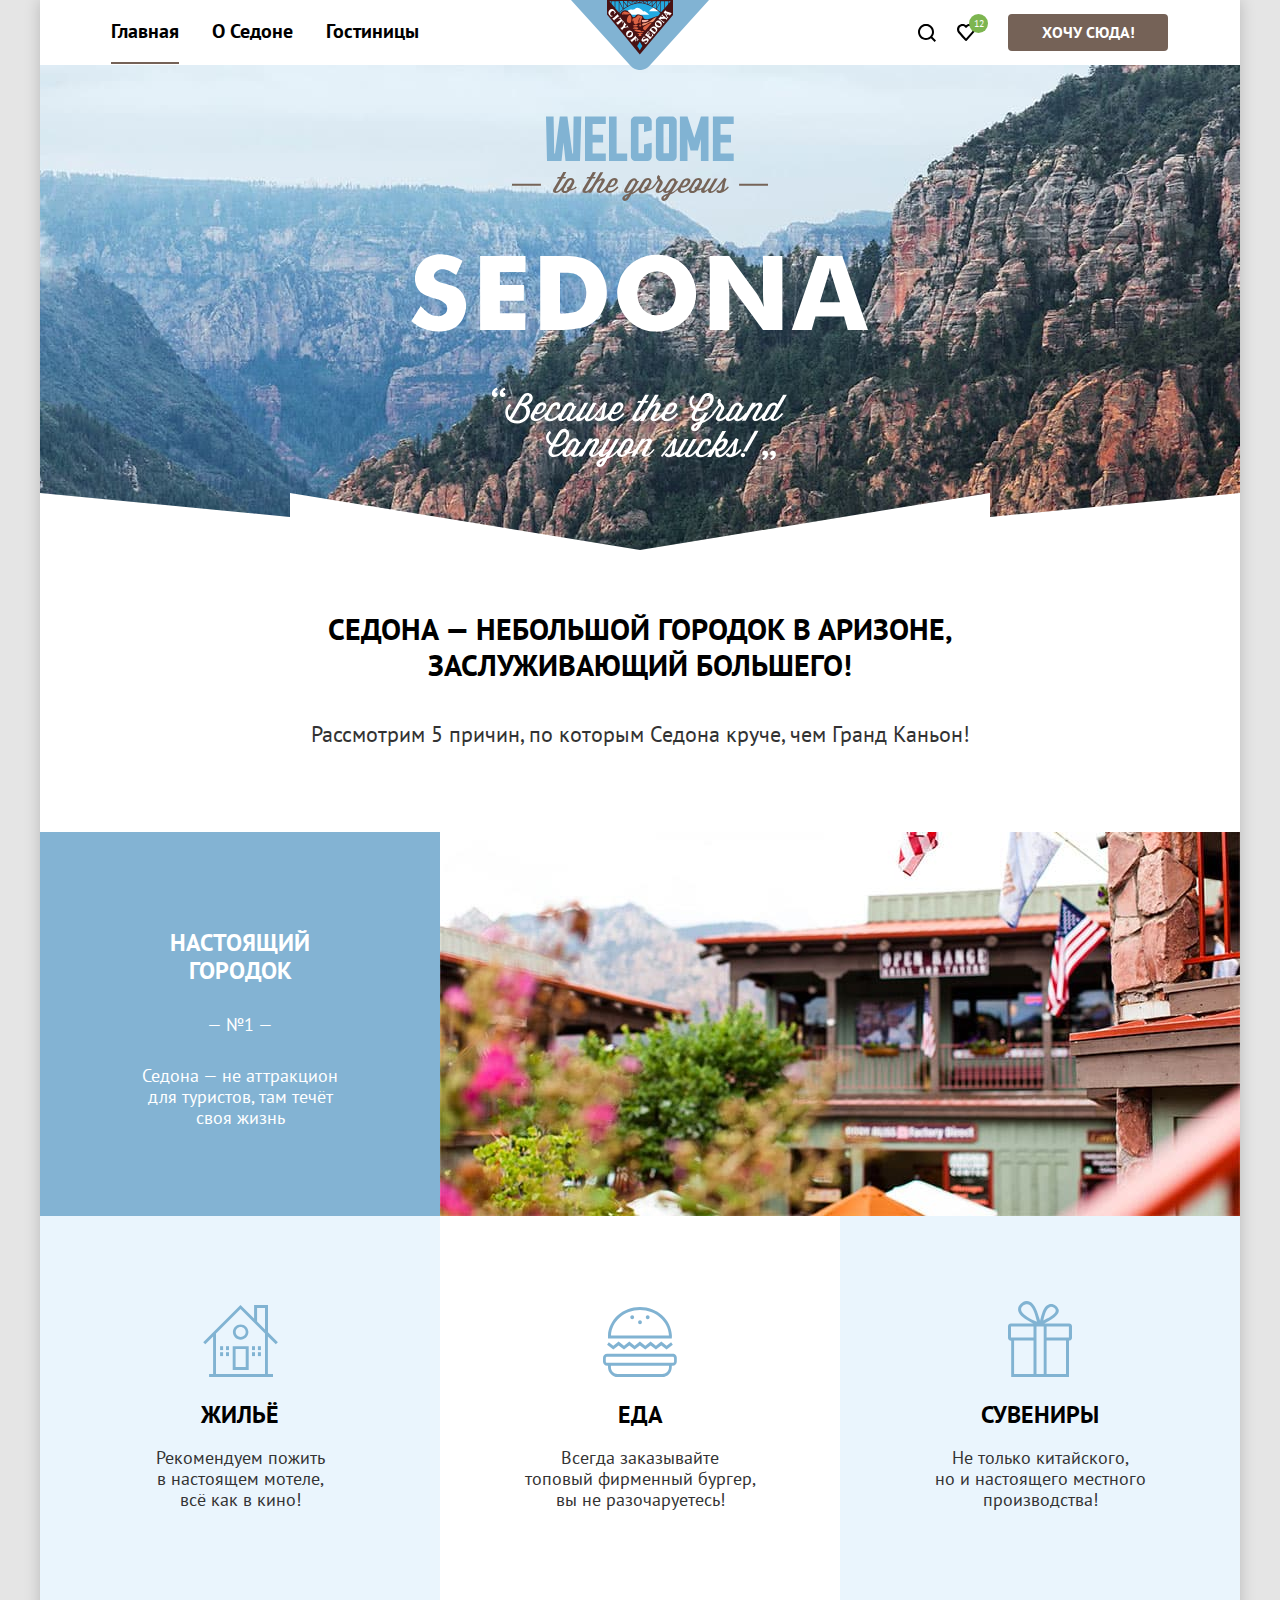
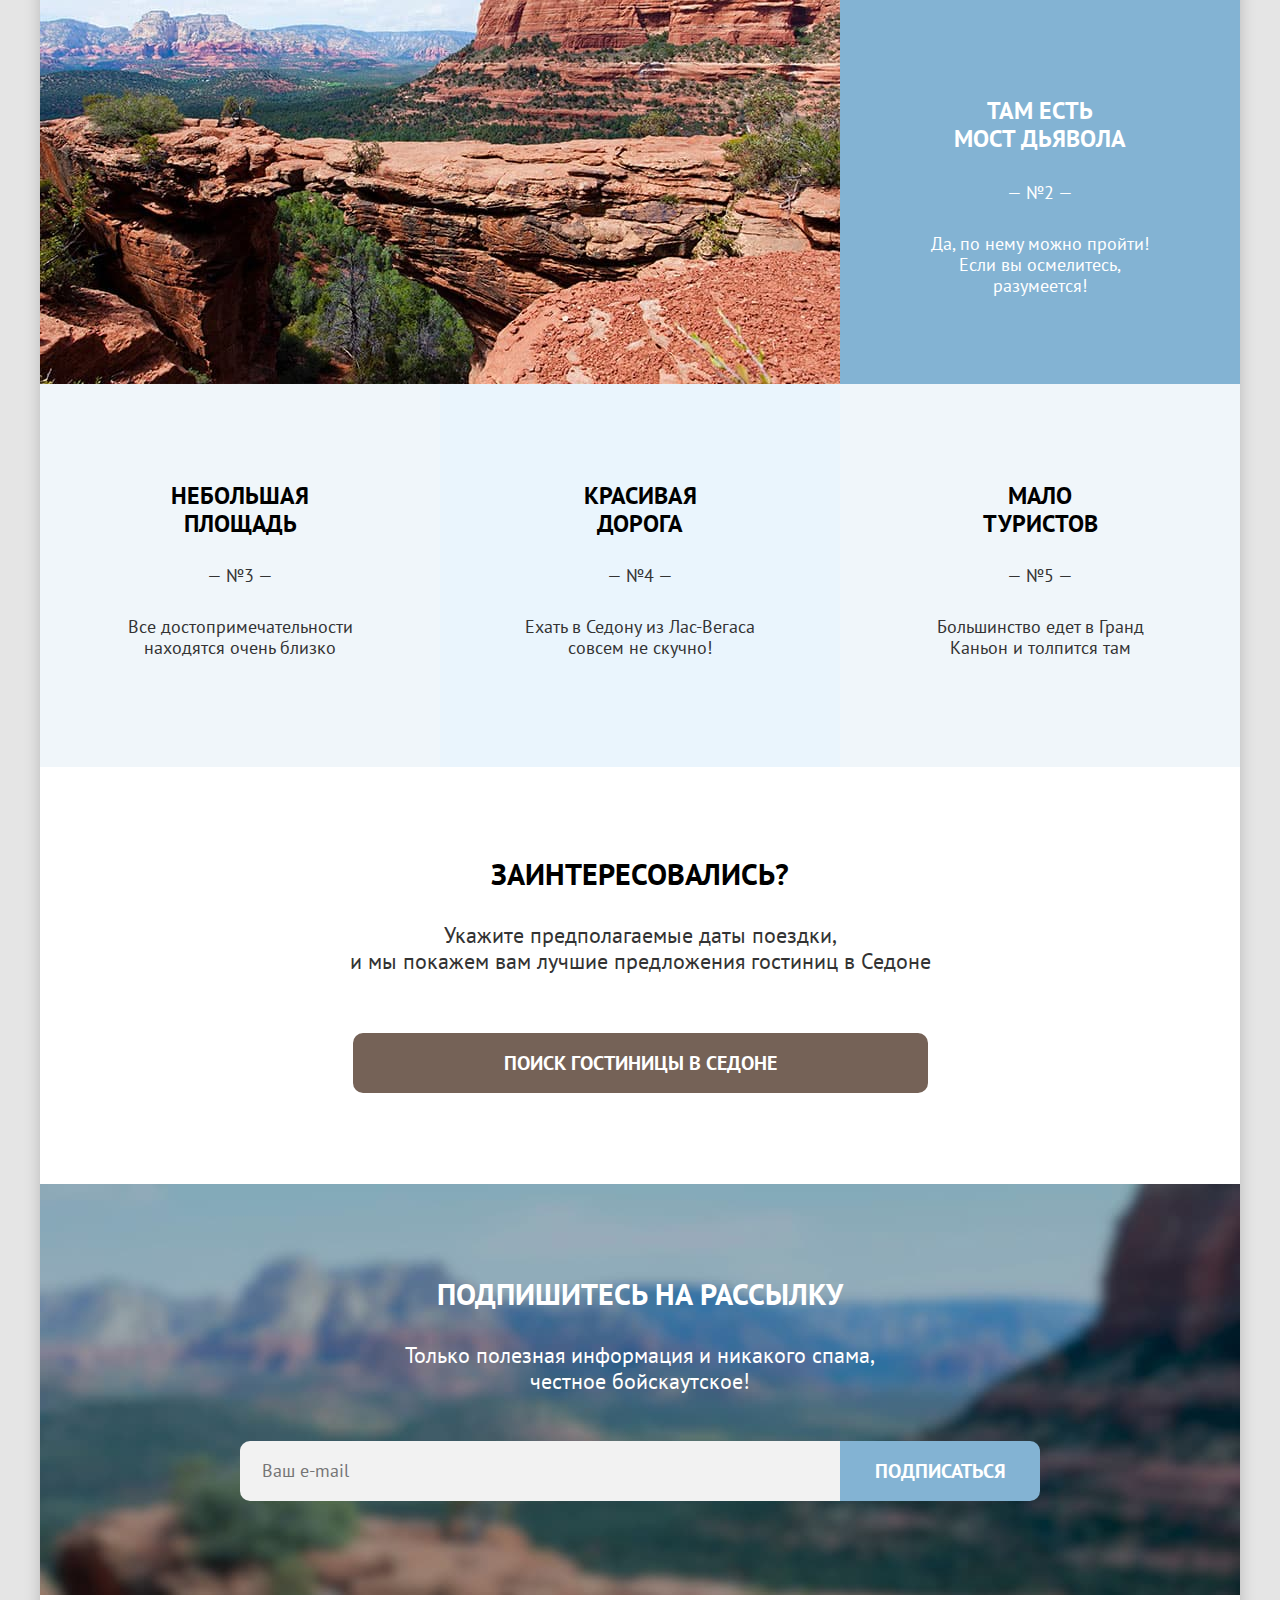
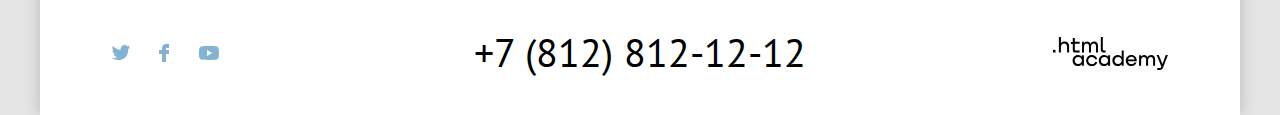
<file: index.html>
<!DOCTYPE html>
<html lang="ru">

  <head>
      <meta charset="utf-8">
      <title>HTML Academy: Седона</title>
      <link href="css/style.css" rel="stylesheet">
      <link rel="icon" href="favicon.ico">
      <link rel="icon" type="image/png" sizes="32x32" href="img/favicon.png">
  </head>

  <body>
    <div class="content-container">
      <header class="main-header">
        <nav class="main-nav">
          <a class="sedona-logo">
            <img src="img/sedona-logo.svg" alt="Герб города Седона." width="138" height="70">
          </a>
          <ul class="nav-list">
            <li class="list-item list-item-current"><a>Главная</a></li>
            <li class="list-item"><a href="#">О Седоне</a></li>
            <li class="list-item"><a href="catalog.html">Гостиницы</a></li>
          </ul>
          <ul class="buttons-list">
            <li>
              <button class="search-button" type="button">
                <svg width="18" height="18" viewBox="0 0 18 18" role="img" aria-label="Поиск по сайту." fill="none" xmlns="http://www.w3.org/2000/svg">
                  <g clip-path="url(#clip0)">
                    <path d="M18 16.5L14.3 12.8C15.3 11.5 16 9.8 16 7.9C16 3.5 12.4 -0.1 8 -0.1C3.6 -0.1 0 3.6 0 8C0 12.4 3.6 16 8 16C9.8 16 11.5 15.4 12.9 14.3L16.6 18L18 16.5ZM8 14C4.7 14 2 11.3 2 8C2 4.7 4.7 2 8 2C11.3 2 14 4.7 14 8C14 11.3 11.3 14 8 14Z" fill="black"/>
                  </g>
                  <defs>
                    <clipPath id="clip0">
                      <rect width="18" height="18" fill="white"/>
                    </clipPath>
                  </defs>
                </svg>
              </button>
            </li>
            <li class="favourite-popup">
              <button class="favourite-button" type="button">
                <svg width="18" height="18" viewBox="0 0 18 18" role="img" aria-label="Избранные гостиницы." fill="none" xmlns="http://www.w3.org/2000/svg">
                  <path d="M8.9 17C8.6 17 8.3 16.9 8.1 16.6C2.7 10.5 1.4 9.1 1.1 8.7C0.4 7.8 0 6.6 0 5.4C0 2.4 2.4 0 5.5 0C6.8 0 8 0.5 9 1.3C10 0.5 11.3 0 12.5 0C15.5 0 18 2.4 18 5.4C18 6.7 17.5 7.9 16.7 8.8L9.7 16.7C9.5 16.9 9.3 17 8.9 17ZM2.9 7.5C3.2 7.9 6.4 11.5 9 14.4L15.2 7.4C15.7 6.9 15.9 6.2 15.9 5.4C15.9 3.6 14.4 2.1 12.6 2.1C11.6 2.1 10.6 2.6 9.9 3.4C9.6 3.7 9.3 3.8 9 3.8C8.7 3.8 8.4 3.6 8.2 3.4C7.5 2.6 6.5 2.1 5.5 2.1C3.7 2.1 2.2 3.6 2.2 5.4C2.1 6.3 2.5 7 2.9 7.5C2.8 7.5 2.8 7.5 2.9 7.5Z" fill="black"/>
                </svg>
                <span class="favourite-counter">12</span>
              </button>
              <div class="popup-window">
                <ul class="favourite-hotels">
                  <li class="popup-block">
                    <ul class="favourite-list">
                      <li class="list-item">
                        <a class="list-item-description" href="#">
                          <img src="img/icon-desert.png" alt="Мотель Desert Quail Inn" width="48" height="48">
                          <div class="list-tem-text">
                            <h3>Desert Quail Inn</h3>
                            <p>Мотель</p>
                          </div>
                        </a>
                        <button class="item-delete" type="button">
                          <svg width="16" height="16" viewBox="0 0 16 16" fill="none" xmlns="http://www.w3.org/2000/svg">
                            <g opacity="0.2">
                            <path d="M15.3 2.3H13.1H2.8H0.6C0.3 2.3 0 2.5 0 2.8C0 3.1 0.3 3.4 0.6 3.4H2.3V15.4C2.3 15.7 2.6 16 2.9 16H13.1C13.4 16 13.7 15.7 13.7 15.4V3.4H15.4C15.7 3.4 16 3.1 16 2.8C16 2.5 15.6 2.3 15.3 2.3ZM12.5 14.8H3.4V3.4H12.5V14.8Z" fill="black"/>
                            <path d="M6.19995 1.2H9.59995C9.89995 1.2 10.2 0.9 10.2 0.6C10.2 0.3 9.99995 0 9.69995 0H6.19995C5.89995 0 5.69995 0.3 5.69995 0.6C5.69995 0.9 5.89995 1.2 6.19995 1.2Z" fill="black"/>
                            <path d="M6.2001 12C6.5001 12 6.8001 11.7 6.8001 11.4V5.7C6.8001 5.4 6.5001 5.1 6.2001 5.1C5.9001 5.1 5.6001 5.4 5.6001 5.7V11.4C5.7001 11.7 5.9001 12 6.2001 12Z" fill="black"/>
                            <path d="M9.7001 12C10.0001 12 10.3001 11.7 10.3001 11.4V5.7C10.3001 5.4 10.0001 5.1 9.7001 5.1C9.4001 5.1 9.1001 5.5 9.1001 5.7V11.4C9.1001 11.7 9.3001 12 9.7001 12Z" fill="black"/>
                            </g>
                          </svg>
                        </button>
                      </li>
                      <li class="list-item">
                        <a class="list-item-description" href="#">
                          <img src="img/icon-villas.png" alt="Апартаменты Villas at Poco Diablo" width="48" height="48">
                          <div class="list-tem-text">
                            <h3>Villas at Poco Diablo</h3>
                            <p>Апартаменты</p>
                          </div>
                        </a>
                        <button class="item-delete" type="button">
                          <svg width="16" height="16" viewBox="0 0 16 16" fill="none" xmlns="http://www.w3.org/2000/svg">
                            <g opacity="0.2">
                            <path d="M15.3 2.3H13.1H2.8H0.6C0.3 2.3 0 2.5 0 2.8C0 3.1 0.3 3.4 0.6 3.4H2.3V15.4C2.3 15.7 2.6 16 2.9 16H13.1C13.4 16 13.7 15.7 13.7 15.4V3.4H15.4C15.7 3.4 16 3.1 16 2.8C16 2.5 15.6 2.3 15.3 2.3ZM12.5 14.8H3.4V3.4H12.5V14.8Z" fill="black"/>
                            <path d="M6.19995 1.2H9.59995C9.89995 1.2 10.2 0.9 10.2 0.6C10.2 0.3 9.99995 0 9.69995 0H6.19995C5.89995 0 5.69995 0.3 5.69995 0.6C5.69995 0.9 5.89995 1.2 6.19995 1.2Z" fill="black"/>
                            <path d="M6.2001 12C6.5001 12 6.8001 11.7 6.8001 11.4V5.7C6.8001 5.4 6.5001 5.1 6.2001 5.1C5.9001 5.1 5.6001 5.4 5.6001 5.7V11.4C5.7001 11.7 5.9001 12 6.2001 12Z" fill="black"/>
                            <path d="M9.7001 12C10.0001 12 10.3001 11.7 10.3001 11.4V5.7C10.3001 5.4 10.0001 5.1 9.7001 5.1C9.4001 5.1 9.1001 5.5 9.1001 5.7V11.4C9.1001 11.7 9.3001 12 9.7001 12Z" fill="black"/>
                            </g>
                          </svg>
                        </button>
                      </li>
                    </ul>
                  </li>
                </ul>
                <a class="favourite-all" href="#" aria-label="Показать все избранные">Все избранные</a>
              </div>
            </li>
            <li>
              <button class="wish-button basic-button" type="button">Хочу сюда!</button>
            </li>
          </ul>
        </nav>
      </header>

      <main class="main-index">
        <section class="promo">
          <div class="promo-welcome">
            <img src="img/sedona-welcome.svg" alt="Добро пожаловать в Седону!" width="458" height="352">
          </div>
          <div class="promo-description">
            <h1>Седона — небольшой городок в Аризоне,<br>заслуживающий большего!</h1>
            <p>Рассмотрим 5 причин, по которым Седона круче, чем Гранд Каньон!</p>
          </div>
        </section>

        <section class="advantages">
          <h2 class="visually-hidden">Преимущества отдыха в Седоне</h2>
            <ol class="advantages-list">
              <li class="card-blue first-line">
                <div class="card-blue-text">
                  <h3>Настоящий городок</h3>
                  <p class="card-number">— №1 —</p>
                  <p class="card-text">Седона — не аттракцион для туристов, там течёт своя жизнь</p>
                </div>
                <div class="card-blue-picture">
                  <img src="img/sedona-streets.jpg" alt="Виды улиц Седоны." width="100%" height="100%">
                </div>
                <ul class="card-blue-list">
                  <li class="card-gray hotels">
                    <h4>Жильё</h4>
                    <p>Рекомендуем пожить<br>в настоящем мотеле,<br>всё как в кино!</p>
                  </li>
                  <li class="card-white">
                    <h4>Еда</h4>
                    <p>Всегда заказывайте<br>топовый фирменный бургер,<br>вы не разочаруетесь!</p>
                  </li>
                  <li class="card-gray souvenirs">
                    <h4>Сувениры</h4>
                    <p>Не только китайского,<br>но и настоящего местного<br>производства!</p>
                  </li>
                </ul>
              </li>
              <li class="card-blue second-line">
                <div class="card-blue-picture">
                  <img src="img/sedona-bridge.jpg" alt="Мост дьявола." width="100%" height="100%">
                </div>
                <div class="card-blue-text">
                  <h3>Там есть<br>мост дьявола</h3>
                  <p class="card-number">— №2 —</p>
                  <p class="card-text">Да, по нему можно пройти! Если вы осмелитесь, разумеется!</p>
                </div>
              </li>
              <li class="card-light card-common">
                <h3>Небольшая<br>площадь</h3>
                <p class="card-number">— №3 —</p>
                <p>Все достопримечательности<br>находятся очень близко</p>
              </li>
              <li class="card-gray card-common">
                <h3>Красивая<br>дорога</h3>
                <p class="card-number">— №4 —</p>
                <p>Ехать в Седону из Лас-Вегаса<br>совсем не скучно!</p>
              </li>
              <li class="card-light card-common">
                <h3>Мало<br>туристов</h3>
                <p class="card-number">— №5 —</p>
                <p>Большинство едет в Гранд<br>Каньон и толпится там</p>
              </li>
            </ol>
        </section>

        <section class="hotel-search">
          <h2>Заинтересовались?</h2>
          <p>Укажите предполагаемые даты поездки,<br>и мы покажем вам лучшие предложения гостиниц в Седоне</p>
          <button class="hotel-button basic-button" type="button">Поиск гостиницы в Седоне</button>
        </section>

        <section class="subscribe subscribe-main">
          <h2>Подпишитесь на рассылку</h2>
          <p>Только полезная информация и никакого спама,<br>честное бойскаутское!</p>
          <form action="https://echo.htmlacademy.ru/" method="post">
            <input class="subscribe-field subscribe-field-invalid" type="email" name="e-mail" placeholder="Ваш e-mail">
            <!-- .subscribe-field-invalid в случае невалидной формы -->
            <button class="subscribe-submit" type="submit">Подписаться</button>
          </form>
        </section>
      </main>

      <footer class="main-footer">
        <div class="main-footer-block">
          <ul class="social-list">
            <li class="social-item">
              <a href="https://twitter.com/htmlacademy_ru" class="social-link" aria-label="Мы в Twitter">
                <svg width="20" height="20" viewBox="0 0 20 20" fill="none" role="img" xmlns="http://www.w3.org/2000/svg">
                  <path d="M12.6 2.1942C14.4 1.6942 15.8 2.4942 16.4 3.3942C17.1 3.1942 17.8 2.8942 18.5 2.6942C18.5 3.5942 17.9 4.1942 17.6 4.4942C18.3 4.5942 19 3.8942 19 3.8942C18.8 4.8942 17.9 5.6942 17.3 5.8942C17.1 12.6942 14 17.0942 6.7 16.9942C6.1 16.9942 6.8 16.9942 6.2 16.9942C5.8 16.9942 1.8 16.4942 1 15.0942C3.4 15.2942 5.1 14.6942 6 13.8942C5 13.5942 3.1 13.4942 2.8 10.9942C3.2 11.0942 3.4 11.1942 4.1 11.0942C2.8 10.2942 1.4 9.4942 1.5 7.2942C1.8 7.5942 2.6 7.7942 2.9 7.7942C2.1 7.5942 0.8 4.4942 1.9 2.8942C3.8 4.7942 5.9 6.4942 9.5 6.6942C9.7 4.2942 10.7 2.7942 12.6 2.1942Z" fill="#83B3D3"/>
                </svg>
              </a>
            </li>
            <li class="social-item">
              <a href="https://www.facebook.com/htmlacademy" class="social-link" aria-label="Мы в Facebook">
                <svg width="20" height="20" viewBox="0 0 20 20" fill="none" role="img" xmlns="http://www.w3.org/2000/svg">
                  <path d="M12 1C9.8 1 8 2.8 8 5V7H5V11H8V19H12V11H15V7H12V5H15V1H12Z" fill="#83B3D3"/>
                </svg>
              </a>
            </li>
            <li class="social-item">
              <a href="https://www.youtube.com/c/HTMLAcademyRUS/" class="social-link" aria-label="Мы на Youtube">
                <svg width="20" height="20" viewBox="0 0 20 20" fill="none" role="img" xmlns="http://www.w3.org/2000/svg">
                  <path fill-rule="evenodd" clip-rule="evenodd" d="M17.8136 3.41818C18.6746 3.64867 19.3513 4.32532 19.5818 5.18637C19.9983 6.74547 20 10.0003 20 10.0003C20 10.0003 20 13.2552 19.5818 14.8143C19.3513 15.6753 18.6746 16.352 17.8136 16.5825C16.2545 17.0007 9.99996 17.0007 9.99996 17.0007C9.99996 17.0007 3.74547 17.0007 2.18636 16.5825C1.32532 16.352 0.648666 15.6753 0.418176 14.8143C0 13.2552 0 10.0003 0 10.0003C0 10.0003 0 6.74547 0.418176 5.18637C0.648666 4.32532 1.32532 3.64867 2.18636 3.41818C3.74547 3 9.99996 3 9.99996 3C9.99996 3 16.2545 3 17.8136 3.41818ZM13.194 10.0006L7.99808 13.0002V7.00092L13.194 10.0006Z" fill="#83B3D3"/>
                </svg>
              </a>
            </li>
          </ul>
        </div>
        <div class="main-footer-block">
          <a class="academy-phone" href="tel:+78128121212">+7 (812) 812-12-12</a>
        </div>
        <div class="main-footer-block">
          <a class="academy-logo" href="https://htmlacademy.ru">
            <svg width="115" height="34" viewBox="0 0 115 34" fill="none" role="img" aria-label="Логотип HTML Academy" xmlns="http://www.w3.org/2000/svg">
              <path d="M0 12.8999V15.4999H2.5V12.8999H0Z" fill="black"/>
              <path d="M11.6 4.5C10 4.5 8.80002 5.2 8.00002 6.2H7.90002V0H5.90002V15.5H7.90002V10.2C7.90002 8.1 9.20002 6.6 11.2 6.6C13 6.6 14.1 8 14.1 9.8V15.5H16.1V9.4C16.2 6.4 14.3 4.5 11.6 4.5Z" fill="black"/>
              <path d="M26.6 4.8001H21.8V1.1001H19.8V4.9001H17.9V6.9001H19.8V12.9001C19.8 14.6001 20.8 15.6001 22.5 15.6001H26.6V13.6001H22.9C22.2 13.6001 21.8 13.2001 21.8 12.5001V6.8001H26.6V4.8001Z" fill="black"/>
              <path d="M41.1 4.6001C39.5 4.6001 38.2 5.4001 37.6 6.7001H37.5C36.9 5.5001 35.7 4.6001 34.1 4.6001C32.7 4.6001 31.6 5.4001 31 6.4001H30.9V4.8001H29V15.4001H31V10.0001C31 8.0001 32 6.5001 33.6 6.5001C35.1 6.5001 36 7.5001 36 9.1001V15.4001H38V9.8001C38 7.4001 39.4 6.5001 40.6 6.5001C42.1 6.5001 43 7.5001 43 9.1001V15.4001H45V8.9001C45.1 6.4001 43.6 4.6001 41.1 4.6001Z" fill="black"/>
              <path d="M47.8 12.7C47.8 14.4 48.8 15.4 50.6 15.4H52.6V13.4H50.9001C50.2001 13.4 49.8 13 49.8 12.3V0H47.8V12.7Z" fill="black"/>
              <path d="M28.9 19.6999C28 18.5999 26.7 17.8999 25 17.8999C21.9 17.8999 19.6 20.1999 19.6 23.4999C19.6 26.7999 21.9 29.0999 25 29.0999C26.8 29.0999 28 28.2999 28.8 27.1999H28.9V28.7999H30.9V18.1999H28.9V19.6999ZM25.3 27.0999C23.1 27.0999 21.7 25.4999 21.7 23.4999C21.7 21.4999 23.1 19.8999 25.3 19.8999C27.5 19.8999 28.9 21.4999 28.9 23.4999C28.9 25.3999 27.5 27.0999 25.3 27.0999Z" fill="black"/>
              <path d="M44.2 21.9999C43.7 19.5999 41.5999 17.8999 38.7999 17.8999C35.3999 17.8999 33.2 20.3999 33.2 23.4999C33.2 26.5999 35.3999 29.0999 38.7999 29.0999C41.5999 29.0999 43.7 27.2999 44.2 24.8999H42.0999C41.6999 26.1999 40.3999 27.1999 38.7999 27.1999C36.5999 27.1999 35.2 25.5999 35.2 23.5999C35.2 21.5999 36.5999 19.9999 38.7999 19.9999C40.3999 19.9999 41.5999 20.9999 42.0999 22.1999H44.2V21.9999Z" fill="black"/>
              <path d="M55.1 19.6999C54.2 18.5999 52.9001 17.8999 51.2001 17.8999C48.1001 17.8999 45.8 20.1999 45.8 23.4999C45.8 26.7999 48.1001 29.0999 51.2001 29.0999C53.0001 29.0999 54.2 28.2999 55 27.1999H55.1V28.7999H57.1V18.1999H55.1V19.6999ZM51.5 27.0999C49.3 27.0999 47.9001 25.4999 47.9001 23.4999C47.9001 21.4999 49.3 19.8999 51.5 19.8999C53.7 19.8999 55.1 21.4999 55.1 23.4999C55.1 25.3999 53.6 27.0999 51.5 27.0999Z" fill="black"/>
              <path d="M68.7 19.7999C67.8 18.6999 66.5 17.8999 64.8 17.8999C61.7 17.8999 59.4 20.1999 59.4 23.4999C59.4 26.7999 61.6 29.0999 64.8 29.0999C66.5 29.0999 67.8 28.2999 68.6 27.2999H68.7V28.7999H70.7V13.3999H68.7V19.7999ZM65.1 27.0999C62.9 27.0999 61.5 25.4999 61.5 23.4999C61.5 21.4999 62.9 19.8999 65.1 19.8999C67.3 19.8999 68.7 21.4999 68.7 23.4999C68.6 25.4999 67.2 27.0999 65.1 27.0999Z" fill="black"/>
              <path d="M78.3 17.8999C75 17.8999 72.8 20.3999 72.8 23.4999C72.8 26.4999 74.9 29.0999 78.3 29.0999C80.8 29.0999 82.8 27.7999 83.5 25.4999H81.4C80.9 26.4999 79.8 27.0999 78.4 27.0999C76.5 27.0999 75.1 25.7999 75 24.1999H83.8C84 20.5999 81.8 17.8999 78.3 17.8999ZM78.3 19.7999C80 19.7999 81.3 20.7999 81.6 22.3999H75.1C75.4 20.8999 76.6 19.7999 78.3 19.7999Z" fill="black"/>
              <path d="M98.2 17.8999C96.6 17.8999 95.3 18.6999 94.6 19.8999H94.5C93.9 18.6999 92.7 17.8999 91.1 17.8999C89.7 17.8999 88.6 18.5999 88 19.6999V18.1999H86.1V28.7999H88.1V23.3999C88.1 21.3999 89.1 19.9999 90.7 19.8999C92.2 19.8999 93.1 20.8999 93.1 22.4999V28.7999H95.1V23.1999C95.1 20.7999 96.5 19.8999 97.7 19.8999C99.2 19.8999 100.1 20.8999 100.1 22.4999V28.7999H102.1V22.2999C102.2 19.6999 100.7 17.8999 98.2 17.8999Z" fill="black"/>
              <path d="M109.4 27.0001L105.8 18.1001H103.6L108.4 29.7001C108.1 30.6001 107.7 30.9001 106.7 30.9001H104.2V32.9001H106.7C108.5 32.9001 109.5 32.1001 110.2 30.3001L114.9 18.1001H112.8L109.4 27.0001Z" fill="black"/>
            </svg>
          </a>
        </div>
      </footer>

      <div class="modal-container modal-container-close">
        <!-- .modal-container-close - открытие/закрытие модального окна -->
        <div class="hotel-search-popup">
          <div class="popup-close">
            <h2>Поиск гостиницы в Седоне</h2>
            <button class="popup-close-button" type="button" aria-label="Закрыть окно">
              <svg width="13" height="13" viewBox="0 0 13 13" fill="none" xmlns="http://www.w3.org/2000/svg">
                <path d="M13 1.2L11.8 0L6.5 5.3L1.2 0L0 1.2L5.3 6.5L0 11.8L1.2 13L6.5 7.7L11.8 13L13 11.8L7.7 6.5L13 1.2Z" fill-opacity="1" fill="black"/>
              </svg>
            </button>
          </div>
          <form action="https://echo.htmlacademy.ru/" method="post">
            <div class="arrival-block block-common">
              <label for="arrival-date">Дата заезда:</label>
              <input type="text" name="arrival-date" id="arrival-date" placeholder="Укажите дату" value="27 апреля 2020" required>
              <!--Присвоить .validity-show в зависимости от валидации формы -->
              <p class="validity-text validity-error validity-show">Мы не можем отправить вас в прошлое.</p>
              <p class="validity-text">На эти даты есть свободные номера. Пока есть.</p>
              <button class="choose-date" type="button">
                <img src="img/icon-calendar.svg" alt="Выбрать дату заезда" width="15" height="15">
              </button>
            </div>
            <div class="departure-block block-common">
              <label for="departure-date">Дата выезда:</label>
              <input type="text" name="departure-date" id="departure-date" placeholder="Укажите дату" value="1 сентября 2021" required>
              <!-- Присвоить .validity-show в зависимости от валидации формы -->
              <p class="validity-text validity-error">Мы не можем отправить вас в прошлое.</p>
              <p class="validity-text validity-show">На эти даты есть свободные номера. Пока есть.</p>
              <button class="choose-date" type="button">
                <img src="img/icon-calendar.svg" alt="Выбрать дату выезда" width="15" height="15">
              </button>
            </div>
            <div class="persons-block block-common">
              <div class="adults-block persons-common">
                <label for="adults">Взрослые:</label>
                <button class="button-reduce" type="button" aria-label="Уменьшить количество взрослых">
                  <svg width="13" height="1" viewBox="0 0 13 1" fill="none" xmlns="http://www.w3.org/2000/svg">
                    <path opacity="0.3" d="M0 0L0 1L13 1V0L0 0Z" fill="black"/>
                  </svg>
                </button>
                <input type="number" name="adults-quantity" id="adults" min="1" value="2" required>
                <button class="button-increase" type="button" aria-label="Увеличить количество взрослых">
                  <svg width="13" height="13" viewBox="0 0 13 13" fill="none" xmlns="http://www.w3.org/2000/svg">
                    <g opacity="0.3"><path d="M13 6H7V0H6V6H0V7H6V13H7V7H13V6Z" fill="black"/></g>
                  </svg>
                </button>
              </div>
              <div class="children-block persons-common">
                <label for="children">Дети:</label>
                <button class="children-info" type="button" aria-label="Показать дополнительную информацию"></button>
                <p class="children-info-popup">Укажите количество детей, которые будут с вами, возраст которых от 6 до 18 лет. Дети до 6 лет размещаются бесплатно.</p>
                <button class="button-reduce" type="button" aria-label="Уменьшить количество детей">
                  <svg width="13" height="1" viewBox="0 0 13 1" fill="none" xmlns="http://www.w3.org/2000/svg">
                    <path opacity="0.3" d="M0 0L0 1L13 1V0L0 0Z" fill="black"/>
                  </svg>
                </button>
                <input type="number" name="children-quantity" id="children" value="1" required>
                <button class="button-increase" type="button" aria-label="Увеличить количество детей">
                  <svg width="13" height="13" viewBox="0 0 13 13" fill="none" xmlns="http://www.w3.org/2000/svg">
                    <g opacity="0.3"><path d="M13 6H7V0H6V6H0V7H6V13H7V7H13V6Z" fill="black"/></g>
                  </svg>
                </button>
              </div>
            </div>
            <button class="start-search basic-button" type="submit" aria-label="Начать поиск гостиниц">Найти</button>
          </form>
        </div>
      </div>
    </div>
  </body>
</html>
</file>
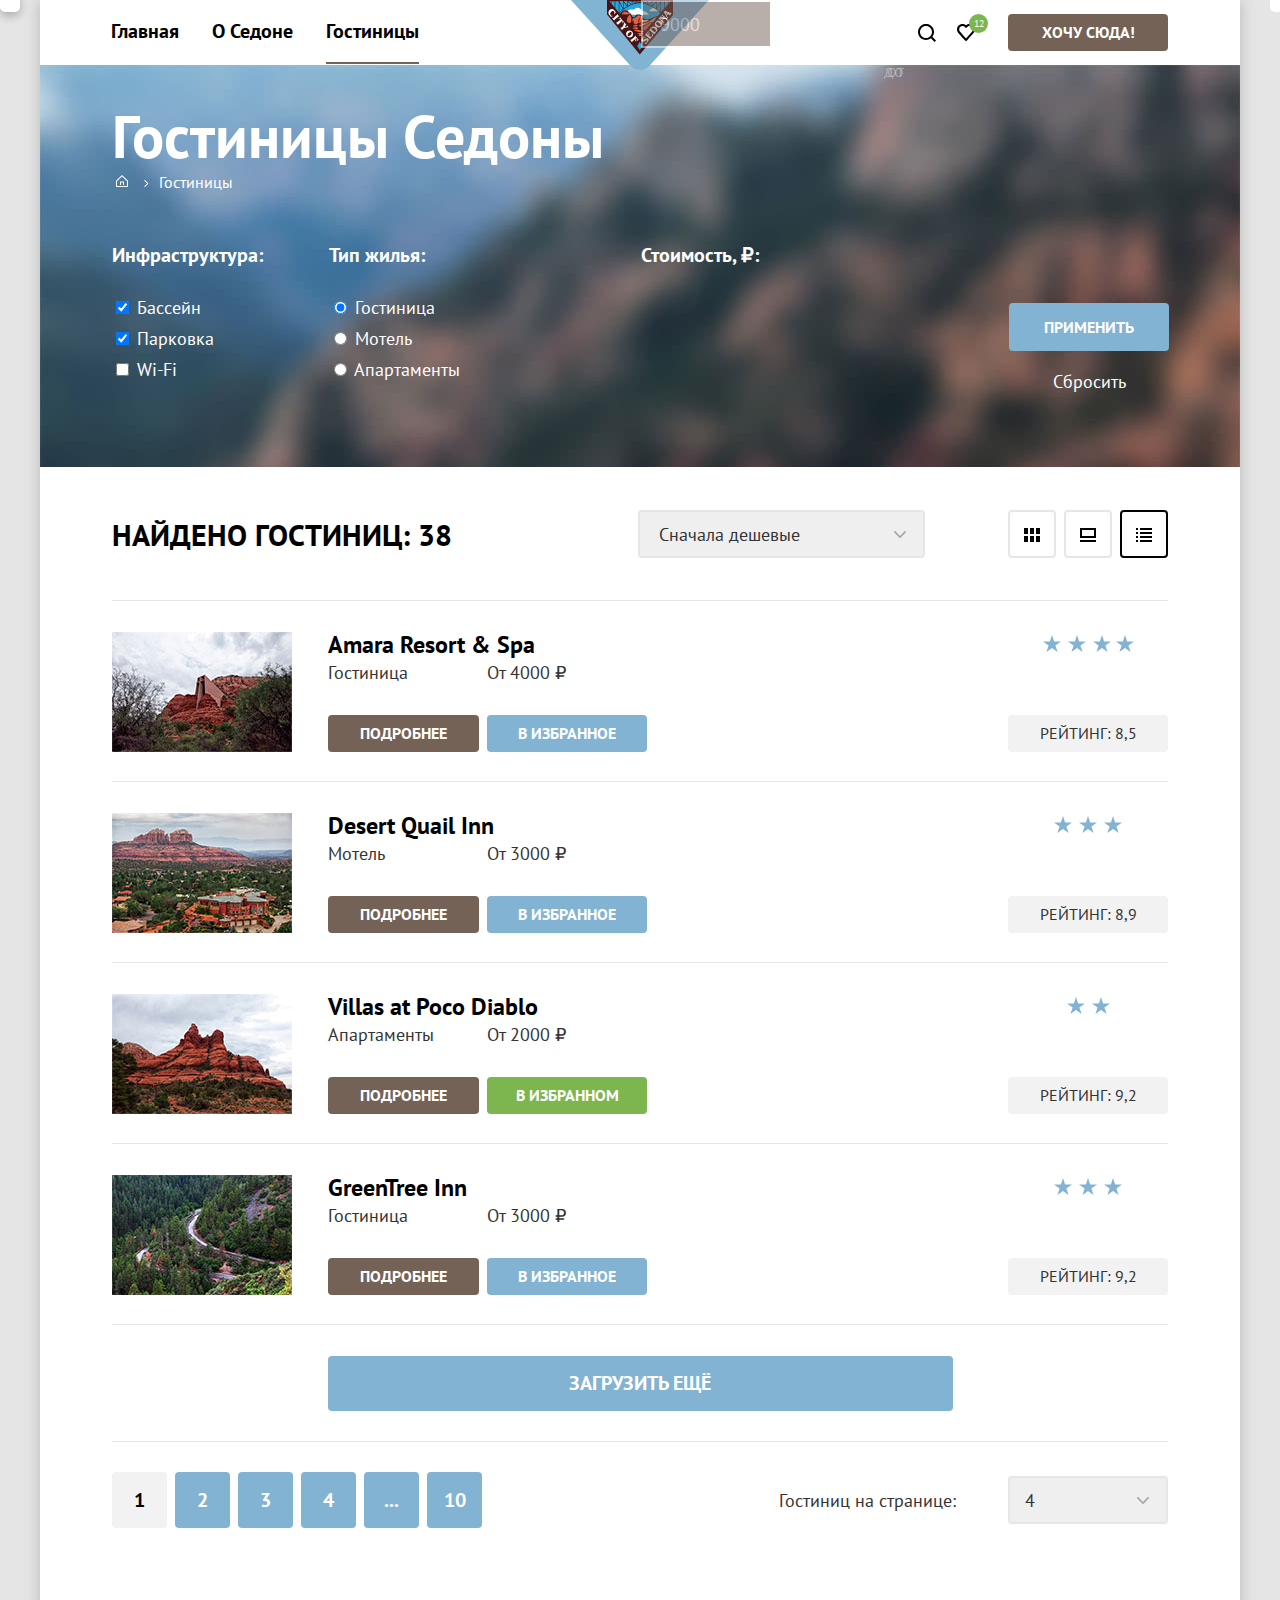
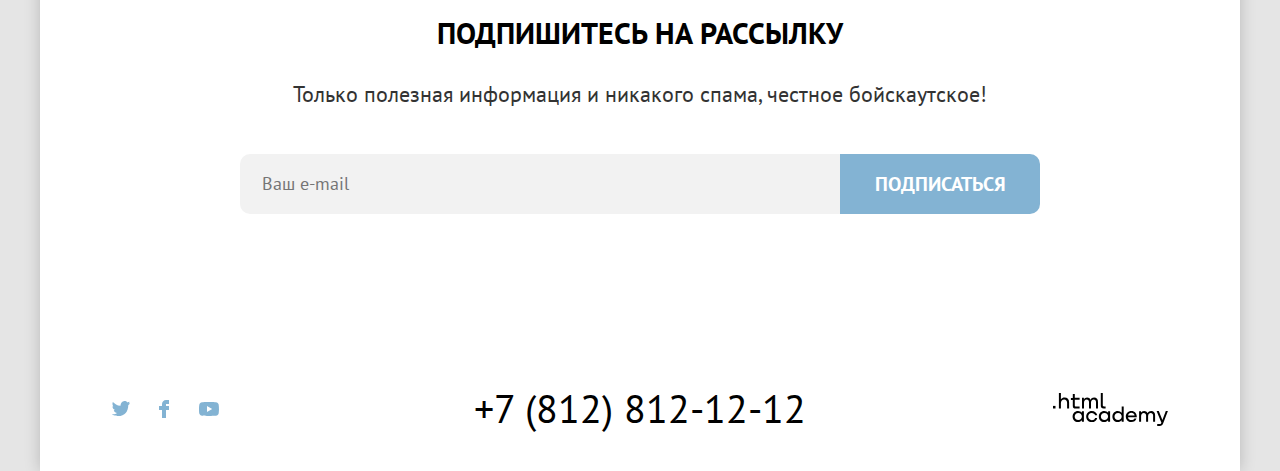
<file: catalog.html>
<!DOCTYPE html>
<html lang="ru">

  <head>
      <meta charset="utf-8">
      <title>Гостиницы Седоны</title>
      <link href="css/style.css" rel="stylesheet">
  </head>

  <body>
    <div class="content-container">
      <header class="main-header">
        <nav class="main-nav">
          <ul class="nav-list">
            <li class="list-item"><a href="index.html">Главная</a></li>
            <li class="list-item"><a href="#">О Седоне</a></li>
            <li class="list-item list-item-current"><a>Гостиницы</a></li>
          </ul>
          <a class="sedona-logo" href="index.html">
            <img src="img/sedona-logo.svg" alt="Герб города Седона." width="138" height="70">
          </a>
          <ul class="buttons-list">
            <li>
              <button class="search-button" type="button">
                <svg width="18" height="18" viewBox="0 0 18 18" role="img" aria-label="Поиск по сайту." fill="none" xmlns="http://www.w3.org/2000/svg">
                  <g clip-path="url(#clip0)">
                    <path d="M18 16.5L14.3 12.8C15.3 11.5 16 9.8 16 7.9C16 3.5 12.4 -0.1 8 -0.1C3.6 -0.1 0 3.6 0 8C0 12.4 3.6 16 8 16C9.8 16 11.5 15.4 12.9 14.3L16.6 18L18 16.5ZM8 14C4.7 14 2 11.3 2 8C2 4.7 4.7 2 8 2C11.3 2 14 4.7 14 8C14 11.3 11.3 14 8 14Z" fill="black"/>
                  </g>
                  <defs>
                    <clipPath id="clip0">
                      <rect width="18" height="18" fill="white"/>
                    </clipPath>
                  </defs>
                </svg>
              </button>
            </li>
            <li class="favourite-popup">
              <button class="favourite-button" type="button">
                <svg width="18" height="18" viewBox="0 0 18 18" role="img" aria-label="Избранные гостиницы." fill="none" xmlns="http://www.w3.org/2000/svg">
                  <path d="M8.9 17C8.6 17 8.3 16.9 8.1 16.6C2.7 10.5 1.4 9.1 1.1 8.7C0.4 7.8 0 6.6 0 5.4C0 2.4 2.4 0 5.5 0C6.8 0 8 0.5 9 1.3C10 0.5 11.3 0 12.5 0C15.5 0 18 2.4 18 5.4C18 6.7 17.5 7.9 16.7 8.8L9.7 16.7C9.5 16.9 9.3 17 8.9 17ZM2.9 7.5C3.2 7.9 6.4 11.5 9 14.4L15.2 7.4C15.7 6.9 15.9 6.2 15.9 5.4C15.9 3.6 14.4 2.1 12.6 2.1C11.6 2.1 10.6 2.6 9.9 3.4C9.6 3.7 9.3 3.8 9 3.8C8.7 3.8 8.4 3.6 8.2 3.4C7.5 2.6 6.5 2.1 5.5 2.1C3.7 2.1 2.2 3.6 2.2 5.4C2.1 6.3 2.5 7 2.9 7.5C2.8 7.5 2.8 7.5 2.9 7.5Z" fill="black"/>
                </svg>
                <span class="favourite-counter">12</span>
              </button>
              <div class="popup-window">
                <ul class="favourite-hotels">
                  <li class="popup-block">
                    <ul class="favourite-list">
                      <li class="list-item">
                        <a class="list-item-description" href="#">
                          <img src="img/icon-desert.png" alt="Мотель Desert Quail Inn" width="48" height="48">
                          <div class="list-tem-text">
                            <h3>Desert Quail Inn</h3>
                            <p>Мотель</p>
                          </div>
                        </a>
                        <button class="item-delete" type="button">
                          <svg width="16" height="16" viewBox="0 0 16 16" fill="none" xmlns="http://www.w3.org/2000/svg">
                            <g opacity="0.2">
                            <path d="M15.3 2.3H13.1H2.8H0.6C0.3 2.3 0 2.5 0 2.8C0 3.1 0.3 3.4 0.6 3.4H2.3V15.4C2.3 15.7 2.6 16 2.9 16H13.1C13.4 16 13.7 15.7 13.7 15.4V3.4H15.4C15.7 3.4 16 3.1 16 2.8C16 2.5 15.6 2.3 15.3 2.3ZM12.5 14.8H3.4V3.4H12.5V14.8Z" fill="black"/>
                            <path d="M6.19995 1.2H9.59995C9.89995 1.2 10.2 0.9 10.2 0.6C10.2 0.3 9.99995 0 9.69995 0H6.19995C5.89995 0 5.69995 0.3 5.69995 0.6C5.69995 0.9 5.89995 1.2 6.19995 1.2Z" fill="black"/>
                            <path d="M6.2001 12C6.5001 12 6.8001 11.7 6.8001 11.4V5.7C6.8001 5.4 6.5001 5.1 6.2001 5.1C5.9001 5.1 5.6001 5.4 5.6001 5.7V11.4C5.7001 11.7 5.9001 12 6.2001 12Z" fill="black"/>
                            <path d="M9.7001 12C10.0001 12 10.3001 11.7 10.3001 11.4V5.7C10.3001 5.4 10.0001 5.1 9.7001 5.1C9.4001 5.1 9.1001 5.5 9.1001 5.7V11.4C9.1001 11.7 9.3001 12 9.7001 12Z" fill="black"/>
                            </g>
                          </svg>
                        </button>
                      </li>
                      <li class="list-item">
                        <a class="list-item-description" href="#">
                          <img src="img/icon-villas.png" alt="Апартаменты Villas at Poco Diablo" width="48" height="48">
                          <div class="list-tem-text">
                            <h3>Villas at Poco Diablo</h3>
                            <p>Апартаменты</p>
                          </div>
                        </a>
                        <button class="item-delete" type="button">
                          <svg width="16" height="16" viewBox="0 0 16 16" fill="none" xmlns="http://www.w3.org/2000/svg">
                            <g opacity="0.2">
                            <path d="M15.3 2.3H13.1H2.8H0.6C0.3 2.3 0 2.5 0 2.8C0 3.1 0.3 3.4 0.6 3.4H2.3V15.4C2.3 15.7 2.6 16 2.9 16H13.1C13.4 16 13.7 15.7 13.7 15.4V3.4H15.4C15.7 3.4 16 3.1 16 2.8C16 2.5 15.6 2.3 15.3 2.3ZM12.5 14.8H3.4V3.4H12.5V14.8Z" fill="black"/>
                            <path d="M6.19995 1.2H9.59995C9.89995 1.2 10.2 0.9 10.2 0.6C10.2 0.3 9.99995 0 9.69995 0H6.19995C5.89995 0 5.69995 0.3 5.69995 0.6C5.69995 0.9 5.89995 1.2 6.19995 1.2Z" fill="black"/>
                            <path d="M6.2001 12C6.5001 12 6.8001 11.7 6.8001 11.4V5.7C6.8001 5.4 6.5001 5.1 6.2001 5.1C5.9001 5.1 5.6001 5.4 5.6001 5.7V11.4C5.7001 11.7 5.9001 12 6.2001 12Z" fill="black"/>
                            <path d="M9.7001 12C10.0001 12 10.3001 11.7 10.3001 11.4V5.7C10.3001 5.4 10.0001 5.1 9.7001 5.1C9.4001 5.1 9.1001 5.5 9.1001 5.7V11.4C9.1001 11.7 9.3001 12 9.7001 12Z" fill="black"/>
                            </g>
                          </svg>
                        </button>
                      </li>
                    </ul>
                  </li>
                </ul>
                <a class="favourite-all" href="#" aria-label="Показать все избранные">Все избранные</a>
              </div>
            </li>
            <li>
              <button class="wish-button basic-button" type="button">Хочу сюда!</button>
            </li>
          </ul>
        </nav>
      </header>

      <main class="main-inner">
        <section class="hotel-filter">
          <div class="inner-header">
            <h1>Гостиницы Седоны</h1>
            <ul class="breadcrumbs-list">
              <li class="breadcrumbs-list-item">
                <a class="breadcrumbs-link" href="index.html" aria-label="Главная страница">
                  <svg width="20" height="20" viewBox="0 0 20 20" fill="none" role="img" xmlns="http://www.w3.org/2000/svg">
                    <path d="M10 3L4 8.80006V15.0001H16V8.80006L10 3ZM15 14.0001H5V9.20005L10 4.4L15 9.20005V14.0001Z" fill="white"/>
                    <path d="M8 13.0001H9V10.5001H11V13.0001H12V9.50005H8V13.0001Z" fill="white"/>
                  </svg>
                </a>
              </li>
              <li class="breadcrumbs-list-item">
                <a class="breadcrumbs-link">Гостиницы</a>
              </li>
            </ul>
          </div>
          <form class="catalogue-filter" action="https://echo.htmlacademy.ru/" method="get">
            <h2 class="visually-hidden">Критерии выбора гостиницы</h2>
            <fieldset class="catalogue-group">
              <legend class="group-title">Инфраструктура:</legend>
              <ul class="group-list">
                <li class="group-list-item">
                  <label>
                    <input class="control-input" type="checkbox" name="pool" checked>
                    <span>Бассейн</span>
                  </label>
                </li>
                <li class="group-list-item">
                  <label>
                    <input class="control-input" type="checkbox" name="parking" checked>
                    <span>Парковка</span>
                  </label>
                </li>
                <li class="group-list-item">
                  <label>
                    <input class="control-input" type="checkbox" name="wi-fi">
                    <span>Wi-Fi</span>
                  </label>
                </li>
              </ul>
            </fieldset>
            <fieldset class="catalogue-group">
              <legend class="group-title">Тип жилья:</legend>
              <ul class="group-list">
                <li class="group-list-item">
                  <label>
                    <input class="control-input" type="radio" name="apartment-type" value="hotel" checked>
                    <span>Гостиница</span>
                  </label>
                </li>
                <li class="group-list-item">
                  <label>
                    <input class="control-input" type="radio" name="apartment-type" value="hostel">
                    <span>Мотель</span>
                  </label>
                </li>
                <li class="group-list-item">
                  <label>
                    <input class="control-input" type="radio" name="apartment-type" value="apartments">
                    <span>Апартаменты</span>
                  </label>
                </li>
              </ul>
            </fieldset>
            <fieldset class="catalogue-price">
              <legend class="group-title">Стоимость, ₽:</legend>
              <button class="range-toggle toggle-min" type="button">
                <span class="visually-hidden">Изменить минимальную цену</span>
              </button>
              <button class="range-toggle toggle-max" type="button">
                <span class="visually-hidden">Изменить максимальную цену</span>
              </button>
              <label class="catalogue-price-label">
                <input class="catalogue-price-input" type="text" name="min-price" value="0"><span>от</span>
              </label>
              <label class="catalogue-price-label">
                <input class="catalogue-price-input" type="text" name="max-price" value="9000"><span>до</span>
              </label>
            </fieldset>
            <div class="catalogue-accept">
              <button class="catalogue-button-accept basic-button" type="submit">Применить</button>
              <button class="catalogue-button-reset basic-button" type="reset">Сбросить</button>
            </div>
          </form>
        </section>

        <section class="hotel-sorting">
          <h2>Найдено гостиниц: <span class="changeable">38</span></h2>
          <form class="sorting-type" action="https://echo.htmlacademy.ru/" method="get">
            <label>
               <span class="visually-hidden">Метод сортировки:</span>
               <select class="select-control" name="sorting-type">
                 <option value="cheap-first" selected>Сначала дешевые</option>
                 <option value="expensive-first">Сначала дорогие</option>
                 <option value="popular-first">По популярности</option>
               </select>
            </label>
            <button type="submit" class="visually-hidden">Применить</button>
          </form>
          <div class="view-mode">
            <span class="visually-hidden">Режим просмотра:</span>
            <a class="button view-tile" href="#">
              <img src="img/icon-tile.svg" alt="Показать плиткой.">
            </a>
            <a class="button view-slideshow" href="#">
              <img src="img/icon-slideshow.svg" alt="Показать в виде слайдшоу.">
            </a>
            <a class="button view-list current-view" href="#">
              <img src="img/icon-list.svg" alt="Показать списком.">
            </a>
          </div>
        </section>

        <section class="catalogue-cards">
          <ul class="catalogue-cards-list">
            <li class="card-item">
              <a class="card-image" href="#"><img src="img/card-amara.jpg" alt="Amara Resort & Spa." width="180" height="120"></a>
              <div class="card-description">
                <h3><a class="card-description-name" href="#">Amara Resort & Spa</a></h3>
                <div class="card-description-text">
                  <div class="card-description-column">
                    <p>Гостиница</p>
                    <a class="about-button" href="#" target="_blank">Подробнее</a>
                  </div>
                  <div class="card-description-column">
                    <p>От 4000 ₽</p>
                    <a class="to-favourite" href="#">В избранное</a>
                  </div>
                </div>
              </div>
              <div class="card-rating">
                <div class="star-amount">
                  <img src="img/4-star.svg" alt="Четыре звезды." width="91" height="17">
                </div>
                <p class="rating-number">Рейтинг: 8,5</p>
              </div>
            </li>
            <li class="card-item">
              <a class="card-image" href="#"><img src="img/card-desert.jpg" alt="Desert Quail Inn." width="180" height="120"></a>
              <div class="card-description">
                <h3><a class="card-description-name" href="#">Desert Quail Inn</a></h3>
                <div class="card-description-text">
                  <div class="card-description-column">
                    <p>Мотель</p>
                    <a class="about-button" href="#" target="_blank">Подробнее</a>
                  </div>
                  <div class="card-description-column">
                    <p>От 3000 ₽</p>
                    <a class="to-favourite" href="#">В избранное</a>
                  </div>
                </div>
              </div>
              <div class="card-rating">
                <div class="star-amount">
                  <img src="img/3-star.svg" alt="Три звезды." width="68" height="17">
                </div>
                <p class="rating-number">Рейтинг: 8,9</p>
              </div>
            </li>
            <li class="card-item">
              <a class="card-image" href="#"><img src="img/card-villas.jpg" alt="Villas at Poco Diablo." width="180" height="120"></a>
              <div class="card-description">
                <h3><a class="card-description-name" href="#">Villas at Poco Diablo</a></h3>
                <div class="card-description-text">
                  <div class="card-description-column">
                    <p>Апартаменты</p>
                    <a class="about-button" href="#" target="_blank">Подробнее</a>
                  </div>
                  <div class="card-description-column">
                    <p>От 2000 ₽</p>
                    <a class="to-favourite out-favourite" href="#">В избранном</a>
                  </div>
                </div>
              </div>
              <div class="card-rating">
                <div class="star-amount">
                  <img src="img/2-star.svg" alt="Две звезды." width="43" height="17">
                </div>
                <p class="rating-number">Рейтинг: 9,2</p>
              </div>
            </li>
            <li class="card-item">
              <a class="card-image" href="#"><img src="img/card-greentree.jpg" alt="GreenTree Inn." width="180" height="120"></a>
              <div class="card-description">
                <h3><a class="card-description-name" href="#">GreenTree Inn</a></h3>
                <div class="card-description-text">
                  <div class="card-description-column">
                    <p>Гостиница</p>
                    <a class="about-button" href="#" target="_blank">Подробнее</a>
                  </div>
                  <div class="card-description-column">
                    <p>От 3000 ₽</p>
                    <a class="to-favourite" href="#">В избранное</a>
                  </div>
                </div>
              </div>
              <div class="card-rating">
                <div class="star-amount">
                  <img src="img/3-star.svg" alt="Три звезды." width="68" height="17">
                </div>
                <p class="rating-number">Рейтинг: 9,2</p>
              </div>
            </li>
          </ul>
          <a class="more-cards" href="#">Загрузить ещё</a>
        </section>

        <section class="pagination">
          <h2 class="visually-hidden">Выбор страницы каталога</h2>
            <div class="pagination-block">
              <ul class="pagination-list">
                <li class="pagination-item">
                  <a class="pagination-link pagination-current">1</a>
                </li>
                <li class="pagination-item">
                  <a class="pagination-link" href="#">2</a>
                </li>
                <li class="pagination-item">
                  <a class="pagination-link" href="#">3</a>
                </li>
                <li class="pagination-item">
                  <a class="pagination-link" href="#">4</a>
                </li>
                <li class="pagination-item">
                  <a class="pagination-link more" href="#">...</a>
                </li>
                <li class="pagination-item">
                  <a class="pagination-link" href="#">10</a>
                </li>
              </ul>
              <form class="cards-quantity" action="https://echo.htmlacademy.ru/" method="get">
                <label class="quantity-text" for="cards-quantity">Гостиниц на странице:</label>
                  <select class="select-control quantity-control" name="cards-quantity" id="cards-quantity">
                    <option value="4" selected>4</option>
                    <option value="8">8</option>
                    <option value="12">12</option>
                  </select>
                <button type="submit" class="visually-hidden">Применить</button>
              </form>
            </div>
        </section>

        <section class="subscribe subscribe-inner">
          <h2>Подпишитесь на рассылку</h2>
          <p>Только полезная информация и никакого спама, честное бойскаутское!</p>
          <form action="https://echo.htmlacademy.ru/" method="post">
            <input class="subscribe-field" type="email" name="e-mail" placeholder="Ваш e-mail">
            <input class="subscribe-submit" type="submit" value="Подписаться">
          </form>
        </section>
      </main>

      <footer class="main-footer">
        <div class="main-footer-block">
          <ul class="social-list">
            <li class="social-item">
              <a href="https://twitter.com/htmlacademy_ru" class="social-link" aria-label="Мы в Twitter">
                <svg width="20" height="20" viewBox="0 0 20 20" fill="none" role="img" xmlns="http://www.w3.org/2000/svg">
                  <path d="M12.6 2.1942C14.4 1.6942 15.8 2.4942 16.4 3.3942C17.1 3.1942 17.8 2.8942 18.5 2.6942C18.5 3.5942 17.9 4.1942 17.6 4.4942C18.3 4.5942 19 3.8942 19 3.8942C18.8 4.8942 17.9 5.6942 17.3 5.8942C17.1 12.6942 14 17.0942 6.7 16.9942C6.1 16.9942 6.8 16.9942 6.2 16.9942C5.8 16.9942 1.8 16.4942 1 15.0942C3.4 15.2942 5.1 14.6942 6 13.8942C5 13.5942 3.1 13.4942 2.8 10.9942C3.2 11.0942 3.4 11.1942 4.1 11.0942C2.8 10.2942 1.4 9.4942 1.5 7.2942C1.8 7.5942 2.6 7.7942 2.9 7.7942C2.1 7.5942 0.8 4.4942 1.9 2.8942C3.8 4.7942 5.9 6.4942 9.5 6.6942C9.7 4.2942 10.7 2.7942 12.6 2.1942Z" fill="#83B3D3"/>
                </svg>
              </a>
            </li>
            <li class="social-item">
              <a href="https://www.facebook.com/htmlacademy" class="social-link" aria-label="Мы в Facebook">
                <svg width="20" height="20" viewBox="0 0 20 20" fill="none" role="img" xmlns="http://www.w3.org/2000/svg">
                  <path d="M12 1C9.8 1 8 2.8 8 5V7H5V11H8V19H12V11H15V7H12V5H15V1H12Z" fill="#83B3D3"/>
                </svg>
              </a>
            </li>
            <li class="social-item">
              <a href="https://www.youtube.com/c/HTMLAcademyRUS/" class="social-link" aria-label="Мы на Youtube">
                <svg width="20" height="20" viewBox="0 0 20 20" fill="none" role="img" xmlns="http://www.w3.org/2000/svg">
                  <path fill-rule="evenodd" clip-rule="evenodd" d="M17.8136 3.41818C18.6746 3.64867 19.3513 4.32532 19.5818 5.18637C19.9983 6.74547 20 10.0003 20 10.0003C20 10.0003 20 13.2552 19.5818 14.8143C19.3513 15.6753 18.6746 16.352 17.8136 16.5825C16.2545 17.0007 9.99996 17.0007 9.99996 17.0007C9.99996 17.0007 3.74547 17.0007 2.18636 16.5825C1.32532 16.352 0.648666 15.6753 0.418176 14.8143C0 13.2552 0 10.0003 0 10.0003C0 10.0003 0 6.74547 0.418176 5.18637C0.648666 4.32532 1.32532 3.64867 2.18636 3.41818C3.74547 3 9.99996 3 9.99996 3C9.99996 3 16.2545 3 17.8136 3.41818ZM13.194 10.0006L7.99808 13.0002V7.00092L13.194 10.0006Z" fill="#83B3D3"/>
                </svg>
              </a>
            </li>
          </ul>
        </div>
        <div class="main-footer-block">
          <a class="academy-phone" href="tel:+78128121212">+7 (812) 812-12-12</a>
        </div>
        <div class="main-footer-block">
          <a class="academy-logo" href="https://htmlacademy.ru">
            <svg width="115" height="34" viewBox="0 0 115 34" fill="none" role="img" aria-label="Логотип HTML Academy" xmlns="http://www.w3.org/2000/svg">
              <path d="M0 12.8999V15.4999H2.5V12.8999H0Z" fill="black"/>
              <path d="M11.6 4.5C10 4.5 8.80002 5.2 8.00002 6.2H7.90002V0H5.90002V15.5H7.90002V10.2C7.90002 8.1 9.20002 6.6 11.2 6.6C13 6.6 14.1 8 14.1 9.8V15.5H16.1V9.4C16.2 6.4 14.3 4.5 11.6 4.5Z" fill="black"/>
              <path d="M26.6 4.8001H21.8V1.1001H19.8V4.9001H17.9V6.9001H19.8V12.9001C19.8 14.6001 20.8 15.6001 22.5 15.6001H26.6V13.6001H22.9C22.2 13.6001 21.8 13.2001 21.8 12.5001V6.8001H26.6V4.8001Z" fill="black"/>
              <path d="M41.1 4.6001C39.5 4.6001 38.2 5.4001 37.6 6.7001H37.5C36.9 5.5001 35.7 4.6001 34.1 4.6001C32.7 4.6001 31.6 5.4001 31 6.4001H30.9V4.8001H29V15.4001H31V10.0001C31 8.0001 32 6.5001 33.6 6.5001C35.1 6.5001 36 7.5001 36 9.1001V15.4001H38V9.8001C38 7.4001 39.4 6.5001 40.6 6.5001C42.1 6.5001 43 7.5001 43 9.1001V15.4001H45V8.9001C45.1 6.4001 43.6 4.6001 41.1 4.6001Z" fill="black"/>
              <path d="M47.8 12.7C47.8 14.4 48.8 15.4 50.6 15.4H52.6V13.4H50.9001C50.2001 13.4 49.8 13 49.8 12.3V0H47.8V12.7Z" fill="black"/>
              <path d="M28.9 19.6999C28 18.5999 26.7 17.8999 25 17.8999C21.9 17.8999 19.6 20.1999 19.6 23.4999C19.6 26.7999 21.9 29.0999 25 29.0999C26.8 29.0999 28 28.2999 28.8 27.1999H28.9V28.7999H30.9V18.1999H28.9V19.6999ZM25.3 27.0999C23.1 27.0999 21.7 25.4999 21.7 23.4999C21.7 21.4999 23.1 19.8999 25.3 19.8999C27.5 19.8999 28.9 21.4999 28.9 23.4999C28.9 25.3999 27.5 27.0999 25.3 27.0999Z" fill="black"/>
              <path d="M44.2 21.9999C43.7 19.5999 41.5999 17.8999 38.7999 17.8999C35.3999 17.8999 33.2 20.3999 33.2 23.4999C33.2 26.5999 35.3999 29.0999 38.7999 29.0999C41.5999 29.0999 43.7 27.2999 44.2 24.8999H42.0999C41.6999 26.1999 40.3999 27.1999 38.7999 27.1999C36.5999 27.1999 35.2 25.5999 35.2 23.5999C35.2 21.5999 36.5999 19.9999 38.7999 19.9999C40.3999 19.9999 41.5999 20.9999 42.0999 22.1999H44.2V21.9999Z" fill="black"/>
              <path d="M55.1 19.6999C54.2 18.5999 52.9001 17.8999 51.2001 17.8999C48.1001 17.8999 45.8 20.1999 45.8 23.4999C45.8 26.7999 48.1001 29.0999 51.2001 29.0999C53.0001 29.0999 54.2 28.2999 55 27.1999H55.1V28.7999H57.1V18.1999H55.1V19.6999ZM51.5 27.0999C49.3 27.0999 47.9001 25.4999 47.9001 23.4999C47.9001 21.4999 49.3 19.8999 51.5 19.8999C53.7 19.8999 55.1 21.4999 55.1 23.4999C55.1 25.3999 53.6 27.0999 51.5 27.0999Z" fill="black"/>
              <path d="M68.7 19.7999C67.8 18.6999 66.5 17.8999 64.8 17.8999C61.7 17.8999 59.4 20.1999 59.4 23.4999C59.4 26.7999 61.6 29.0999 64.8 29.0999C66.5 29.0999 67.8 28.2999 68.6 27.2999H68.7V28.7999H70.7V13.3999H68.7V19.7999ZM65.1 27.0999C62.9 27.0999 61.5 25.4999 61.5 23.4999C61.5 21.4999 62.9 19.8999 65.1 19.8999C67.3 19.8999 68.7 21.4999 68.7 23.4999C68.6 25.4999 67.2 27.0999 65.1 27.0999Z" fill="black"/>
              <path d="M78.3 17.8999C75 17.8999 72.8 20.3999 72.8 23.4999C72.8 26.4999 74.9 29.0999 78.3 29.0999C80.8 29.0999 82.8 27.7999 83.5 25.4999H81.4C80.9 26.4999 79.8 27.0999 78.4 27.0999C76.5 27.0999 75.1 25.7999 75 24.1999H83.8C84 20.5999 81.8 17.8999 78.3 17.8999ZM78.3 19.7999C80 19.7999 81.3 20.7999 81.6 22.3999H75.1C75.4 20.8999 76.6 19.7999 78.3 19.7999Z" fill="black"/>
              <path d="M98.2 17.8999C96.6 17.8999 95.3 18.6999 94.6 19.8999H94.5C93.9 18.6999 92.7 17.8999 91.1 17.8999C89.7 17.8999 88.6 18.5999 88 19.6999V18.1999H86.1V28.7999H88.1V23.3999C88.1 21.3999 89.1 19.9999 90.7 19.8999C92.2 19.8999 93.1 20.8999 93.1 22.4999V28.7999H95.1V23.1999C95.1 20.7999 96.5 19.8999 97.7 19.8999C99.2 19.8999 100.1 20.8999 100.1 22.4999V28.7999H102.1V22.2999C102.2 19.6999 100.7 17.8999 98.2 17.8999Z" fill="black"/>
              <path d="M109.4 27.0001L105.8 18.1001H103.6L108.4 29.7001C108.1 30.6001 107.7 30.9001 106.7 30.9001H104.2V32.9001H106.7C108.5 32.9001 109.5 32.1001 110.2 30.3001L114.9 18.1001H112.8L109.4 27.0001Z" fill="black"/>
            </svg>
          </a>
        </div>
      </footer>
    </div>
  </body>
</html>
</file>
<file: css/style.css>
@font-face {
  font-family: "PT Sans";
  font-style: normal;
  font-weight: 400;
  font-display: swap;
  src: url("../fonts/ptsans-400.woff2") format("woff2");
}

@font-face {
  font-family: "PT Sans";
  font-style: normal;
  font-weight: 700;
  font-display: swap;
  src: url("../fonts/ptsans-700.woff2") format("woff2");
}

.visually-hidden {
  position: absolute;
  width: 1px;
  height: 1px;
  margin: -1px;
  padding: 0;
  overflow: hidden;
  border: 0;
  clip: rect(0 0 0 0)
}

/* Стили для основной страницы */

html {
  height: 100%;
}

body {
  font-family: "PT Sans", "Arial", sans-serif;
  font-style: normal;
  font-weight: 400;
  font-size: 18px;
  line-height: 21px;
  color: #333333;
  margin: 0;
  height: 100%;
  background: #E5E5E5;
}

.content-container {
  width: 1200px;
  margin: 0 auto;
  min-height: 100%;
  display: flex;
  flex-direction: column;
  box-shadow: 0px 0px 15px rgba(0, 0, 0, 0.2);
  background: #FFFFFF;
}

.main-header,
.main-footer {
  background: #FFFFFF;
}

.main-header {
  padding: 0 59px;
}

.main-nav {
  display: flex;
  justify-content: space-between;
  position: relative;
}

.main-nav .nav-list {
  display: flex;
  flex-wrap: wrap;
  width: 50%;
  padding-right: 69px;
  justify-content: flex-start;
  align-items: center;
}

.main-nav .buttons-list {
  display: flex;
  flex-wrap: wrap;
  justify-content: flex-end;
  align-items: center;
  width: 50%;
  padding: 13px 13px 14px 69px;
}

.buttons-list > li {
  margin-left: 23px;
}

.buttons-list > li:nth-child(2){
  margin-left: 1px;
}

.main-nav .sedona-logo {
  display: block;
  position: absolute;
  left: 50%;
  transform: translate(-50%, 0);
  z-index: 1;
}

.sedona-logo:focus-visible {
  outline: 3px solid #83B3D3;
  outline-offset: 0;
}

.main-nav > ul {
  list-style: none;
  padding: 0;
  margin: 0;
}

.nav-list li {
  margin-right: 9px;
  padding: 15px 0 18px;
}

.nav-list li:last-child {
  margin-right: 0;
}

.nav-list a {
  font-size: 20px;
  line-height: 26px;
  text-decoration: none;
  font-weight: 700;
  color: #000000;
  padding: 6px 12px;
  border-radius: 10px;
}

.nav-list a[href]:hover {
  color: #756257;
}

.nav-list a[href]:active {
  color: #756257;
  opacity: 0.3;
  outline: none;
}

.nav-list a:focus-visible {
  color: #756257;
  outline: 3px solid #83B3D3;
  outline-offset: 0;
}

.list-item-current a {
  text-decoration: underline;
  text-underline-offset: 24px;
  text-decoration-color: #756257;
  text-decoration-thickness: 2px;
}

.buttons-list button {
  margin: 0;
}

.basic-button,
.subscribe-submit {
  font-family: "PT Sans", "Arial", sans-serif;
  font-style: normal;
  font-weight: 700;
  text-align: center;
  text-transform: uppercase;
  color: #FFFFFF;
  border-width: 0;
  padding: 0;
  cursor: pointer;
}

.search-button,
.favourite-button {
  display: flex;
  align-items: center;
  background-color: transparent;
  border: none;
  border-radius: 10px;
  padding: 11px 10px 9px;
  cursor: pointer;
}

.search-button:hover path,
.favourite-button:hover path {
  fill: #756257;
}

.search-button:focus-visible,
.favourite-button:focus-visible {
  outline: 3px solid #83B3D3;
  outline-offset: -3px;
}

.search-button:active,
.favourite-button:active {
  outline: none;
}

.search-button:focus-visible path,
.favourite-button:focus-visible path {
  fill: #756257;
}

.search-button:active path,
.favourite-button:active path {
  fill: #756257;
  opacity: 0.3;
}

.favourite-button:active .favourite-counter {
  color:rgba(255, 255, 255, 0.3)
}

.favourite-button {
  position: relative;
}

.favourite-button .favourite-counter {
  display: block;
  position: absolute;
  top: 1px;
  right: -3px;
  min-width: 13px;
  min-height: 13px;
  padding: 3px;
  font-family: "PT Sans", "Arial", sans-serif;
  font-style: normal;
  font-weight: 400;
  font-size: 10px;
  line-height: 13px;
  color: #FFFFFF;
  background-color: #7DB550;
  border-radius: 50%;
}

.favourite-button:hover + .popup-window,
.favourite-button:hover + .popup-window:before {
  display: block;
}

.favourite-button:focus-visible + .popup-window,
.favourite-button:focus-visible + .popup-window:before {
  display: block;
}

.popup-window {
  display: none;
  position: absolute;
  z-index: 1;
  top: 62px;
  right: 13px;
  width: 400px;
  border-radius: 20px;
  background-color: #ffffff;
  box-shadow: 0px 25px 50px rgba(0, 0, 0, 0.15);
}

.popup-window:before {
  content: "";
  display: none;
  position: absolute;
  z-index: 2;
  top: -5px;
  right: 195px;
  width: 14px;
  height: 14px;
  background-color: #ffffff;
  box-shadow: -1px -1px 0px #E4E4E4;
  transform: rotate(45deg);
}

.favourite-hotels {
  list-style: none;
  margin: 0;
  padding: 14px 14px 16px;
  background-color: #FFFFFF;
  border: 1px solid #E6E6E6;
  border-bottom: none;
  border-radius: 20px 20px 0 0;
}

.popup-block {
  margin: 0;
}

.favourite-list {
  padding-inline-start: 0;
}

.favourite-list .list-item {
  display: flex;
  justify-content: space-between;
  margin-bottom: 5px;
}

.favourite-list .list-item:last-child {
  margin-bottom: 0;
}

.favourite-list .list-item-description {
  display: flex;
  align-items: center;
  text-decoration: none;
  color: #000000;
  padding: 10px;
  border-radius: 10px;
  cursor: pointer;
}

.list-item-description img {
  display: block;
  margin-right: 17px;
}

.list-item-description:hover {
  opacity: 0.6;
}

.list-item-description:focus-visible {
  outline: 3px solid #83B3D3;
  outline-offset: -3px;
}

.list-item-description:active {
  opacity: 0.3;
  outline: none;
}

.list-item button {
  align-self: flex-start;
  background: none;
  padding: 0;
  border: none;
  outline: none;
  padding-top: 7px;
}

.item-delete svg {
  padding: 10px;
  outline: 3px solid transparent;
  outline-offset: -3px;
  border-radius: 10px;
}

.item-delete:hover g,
.item-delete:focus-visible g {
  opacity: 1;
}

.item-delete:focus-visible svg {
 outline-color: #83B3D3;
}

.item-delete:active g {
  opacity: 0.1;
  outline: none;
}

.favourite-list h3,
.favourite-list p {
  margin: 0;
  padding: 0;
  font-size: 18px;
  line-height: 21px;
}

.favourite-list p {
  color: #333333;
  font-size: 16px;
}

.favourite-all {
  display: block;
  margin: 0;
  width: 100%;
  box-sizing: border-box;
  text-decoration: none;
  text-align: center;
  padding: 20px;
  font-family: "PT Sans", "Arial", sans-serif;
  font-style: normal;
  font-weight: 700;
  font-size: 16px;
  line-height: 20px;
  text-transform: uppercase;
  background: #756257;
  color: #ffffff;
  border-radius: 0 0 20px 20px;
}

.favourite-all:hover {
  background-color: #615048;
}

.favourite-all:focus-visible {
  background-color: #615048;
  outline: 3px solid #83B3D3;
  outline-offset: 0;
}

.favourite-all:active {
  background-color: #615048;
  color: rgba(255, 255, 255, 0.3);
  outline: none;
}

.buttons-list .wish-button {
  font-size: 16px;
  line-height: 21px;
  min-width: 160px;
  background-color: #756257;
  border-radius: 4px;
  box-sizing: border-box;
  padding: 8px;
}

.wish-button:hover {
  background-color: #615048;
}

.wish-button:focus-visible {
  background-color: #615048;
  outline: 3px solid #83B3D3;
  outline-offset: 0;
}

.wish-button:active {
  background-color: #615048;
  color: rgba(255, 255, 255, 0.3);
  outline: none;
}

.main-index,
.main-inner {
  flex-grow: 1;
}

.promo-welcome {
  position: relative;
  height: 352px;
  background: #83B3D3 url("../img/promo-background.jpg") no-repeat;
  padding: 51px 0 82px 0;
}

.promo-welcome img {
  display: block;
  margin: 0 auto;
}

.promo-welcome::after {
  content: "";
  position: absolute;
  width: 100%;
  height: 57px;
  left: 50%;
  bottom: 0;
  background: url("../img/welcome-divider.svg") no-repeat;
  transform: translate(-50%, 0);
}

.promo-description {
  background: #FFFFFF;
  padding: 61px 40px 79px;
}

.promo-description h1 {
  font-size: 30px;
  line-height: 36px;
  font-weight: 700;
  text-align: center;
  text-transform: uppercase;
  color: #000000;
  margin: 0 auto 33px auto;
  min-width: 720px;
}

.promo-description p {
  font-size: 22px;
  line-height: 37px;
  text-align: center;
  margin: 0 auto;
  min-width: 720px;
}

.advantages ol,
.advantages-list ul {
  list-style: none;
  margin: 0;
  padding: 0;
}

.advantages-list {
  display: grid;
  grid-template-columns: repeat(3, 1fr);
}

.first-line {
  display: grid;
  grid-template-columns: repeat(3, 1fr);
  grid-column: 1/-1;
}

.first-line .card-blue-picture {
  grid-column: span 2;
  background-color: #83B3D3;
}

.card-blue-list {
  display: grid;
  grid-template-columns: repeat(3, 1fr);
  grid-column: 1/4;
}

.second-line {
  display: grid;
  grid-template-columns: repeat(3, 1fr);
  grid-column: 1/-1;
}

.second-line .card-blue-picture {
  grid-column: span 2;
  background-color: #83B3D3;
}

.advantages-list h3,
.advantages-list h4 {
  font-size: 24px;
  line-height: 28px;
  text-align: center;
  text-transform: uppercase;
  font-weight: 700;
  color: #000000;
}

.advantages-list p {
  text-align: center;
}

.card-blue-text {
  color: #FFFFFF;
  background: #83B3D3;
  padding: 97px 30px 30px;
}

.card-blue-text p:not(:first-of-type) {
  margin-bottom: 21px;
}

.card-blue-text p:last-of-type {
  margin-bottom: 0;
}

.card-blue-picture img {
  display: block;
  object-fit: cover;
}

.card-blue-text h3 {
  color: #FFFFFF;
  width: 200px;
  margin: 0 auto 29px auto;
}

.card-text {
  width: 220px;
  margin: 0 auto;
}

.card-number {
  margin: 0 auto 30px auto;
}

.card-blue-list li {
  padding: 81px 30px 90px;
  text-align: center;
}

.card-gray {
  background: rgba(151, 207, 245, 0.2);
}
.card-blue-list li:before {
  content: "";
  display: inline-block;
  width: 75px;
  height: 80px;
  background-position: center bottom;
  background-repeat: no-repeat;
  margin-bottom: 20px;
}

.hotels::before {
  background: url("../img/icon-hotels.svg");
}

.card-white {
  background: #FFFFFF;
}

.card-white::before {
  background: url("../img/icon-food.svg");
}

.souvenirs::before {
  background: url("../img/icon-souvenirs.svg");
}

.card-light {
  background: rgba(131, 179, 211, 0.12);
}

.card-blue-list h4 {
  margin: 0 0 18px 0;
}

.card-blue-list p {
  margin: 0 auto;
}

.card-blue-list p {
  margin-bottom: 21px;
}

.card-blue-list p:last-of-type {
  margin-bottom: 0;
}

.card-common {
  padding: 98px 30px 109px;
}

.card-common h3 {
  margin: 0 auto 27px auto;
  min-width: 150px;
}

.card-common p {
  min-width: 250px;
  margin: 0 auto;
}

.card-common p:not(:first-of-type) {
  margin-bottom: 21px;
}

.card-common p:last-of-type {
  margin-bottom: 0;
}

.card-common .card-number {
  margin: 0 auto 30px auto;
}

.hotel-search {
  background: #FFFFFF;
  padding: 89px 71px 91px;
}

.hotel-search h2,
.subscribe h2 {
  font-size: 30px;
  line-height: 36px;
  text-align: center;
  text-transform: uppercase;
  font-weight: 700;
}

.hotel-search h2 {
  color: #000000;
  margin: 0 auto 30px auto;
}

.hotel-search p,
.subscribe p {
  font-size: 22px;
  line-height: 26px;
  text-align: center;
}

.hotel-search p {
  min-width: 720px;
  margin: 0 auto 59px auto;
}

.hotel-search .hotel-button {
  display: block;
  font-size: 20px;
  min-width: 575px;
  line-height: 36px;
  background: #756257;
  border-radius: 10px;
  margin: 0 auto;
  padding: 12px;
  box-sizing: border-box;
}

.hotel-search .hotel-button:hover {
  background-color: #615048;
}

.hotel-search .hotel-button:focus-visible {
  background-color: #615048;
  outline: 3px solid #83B3D3;
  outline-offset: 0;
}

.hotel-search .hotel-button:active {
  background-color: #615048;
  color: rgba(255, 255, 255, 0.3);
  outline: none;
}

.modal-container {
  position: fixed;
  z-index: 1;
  display: flex;
  width: 100%;
  height: 100%;
  left: 0;
  top: 0;
  background: rgba(242, 242, 242, 0.8);
}

.modal-container-close {
  display: none;
}

.hotel-search-popup {
  margin: auto;
  position: relative;
  width: 575px;
  padding: 70px;
  padding-top: 60px;
  background-color: #FFFFFF;
  box-shadow: 0px 25px 50px rgba(0, 0, 0, 0.15);
  border-radius: 30px;
}

.popup-close {
  margin-bottom: 61px;
}

.popup-close h2 {
  font-weight: 700;
  font-size: 30px;
  line-height: 40px;
  text-transform: uppercase;
  color: #000000;
  padding: 0;
  margin: 0;
}

.popup-close-button {
  display: flex;
  position: absolute;
  top: 54px;
  right: 71px;
  background-color: #F2F2F2;
  padding: 20px;
  border: none;
  border-radius: 50%;
  cursor: pointer;
}

.popup-close-button:hover {
  background-color: #E6E6E6;
}

.popup-close-button:focus-visible {
  outline: 3px solid #83B3D3;
  outline-offset: 0;
}

.popup-close-button:active path {
  fill-opacity: 0.3;
  outline: none;
}

.hotel-search-popup input {
  display: block;
  padding: 0;
  margin: 0;
}

.hotel-search-popup .block-common {
  display: flex;
  align-items: center;
  position: relative;
  justify-content: space-between;
  font-family: "PT Sans", "Arial", sans-serif;
  font-style: normal;
  font-weight: 700;
  font-size: 18px;
  line-height: 40px;
  color: #000000;
  margin-bottom: 40px;
}

.arrival-block input,
.departure-block input {
  width: 420px;
  height: 50px;
  box-sizing: border-box;
  background: #F2F2F2;
  border: 2px solid transparent;
  border-radius: 4px;
  padding: 0 40px 0 19px;
  font: inherit;
}

.block-common input::placeholder {
  font: inherit;
  color: #000000;
  opacity: 0.6;
}

.arrival-block input:hover,
.departure-block input:hover {
  background: #E6E6E6;
}

.arrival-block input:focus-visible,
.departure-block input:focus-visible {
  outline: 3px solid #83B3D3;
  outline-offset: 0;
  background: #E6E6E6;
}

.arrival-block input:not(:placeholder-shown),
.departure-block input:not(:placeholder-shown) {
  border-color: #000000;
  background: #FFFFFF;
  color: #000000;
}

.validity-text {
  display: none;
  position: absolute;
  top: 43px;
  left: 154px;
  margin: 0;
  padding: 0;
  color: #333333;
  font-size: 16px;
  font-weight: 400;
}

.validity-error {
  color: #FF5757;
}

.validity-show {
  display: block;
}

.choose-date {
  display: block;
  position: absolute;
  padding: 0;
  width: 15px;
  height: 15px;
  top: 18px;
  right: 20px;
  opacity: 0.3;
  border: none;
  background: none;
  border-radius: 1px;
  cursor: pointer;
}

.choose-date:hover {
  opacity: 1;
}

.choose-date:focus-visible {
  outline: 3px solid #83B3D3;
  outline-offset: 5px;
  opacity: 1;
}

.choose-date:active {
  outline: none;
  opacity: 0.3;
}

.persons-common {
  display: flex;
  align-items: center;
  position: relative;
  justify-content: flex-end;
  font: inherit;
  color: #000000;
}

.persons-block .adults-block {
  width: 287px;
  margin-bottom: 0;
}

.persons-block .children-block {
  width: 230px;
  margin-bottom: 0;
}

.persons-block label {
  margin-right: auto;
}

.children-block .children-info {
  display: block;
  border: none;
  box-sizing: border-box;
  width: 25px;
  height: 25px;
  color: #FFFFFF;
  background: #83B3D3 url("../img/icon-tooltip.svg") no-repeat center center;
  border-radius: 50%;
  margin-right: 20px;
}

.children-info:hover {
  background-color: #68A2CA;
}

.children-block .children-info:focus-visible {
  outline: 3px solid #756257;
  outline-offset: 0;
}

.children-block .children-info:active {
  outline: none;
  opacity: 0.3;
}

.children-info:hover + .children-info-popup,
.children-info:hover + .children-info-popup:before {
  display: block;
}

.children-info:focus-visible + .children-info-popup,
.children-info:focus-visible + .children-info-popup:before {
  display: block;
}

.children-info-popup {
  display: none;
  box-sizing: border-box;
  position: absolute;
  width: 256px;
  top: 54px;
  right: 37px;
  margin: 0;
  padding: 21px 18px 23px 22px;
  background: #333333;
  box-shadow: 0px 15px 30px rgba(0, 0, 0, 0.3);
  border-radius: 10px;
  color: #FFFFFF;
  font-weight: 400;
  font-size: 16px;
  line-height: 20px;
}

.children-info-popup:before {
  content: "";
  display: none;
  position: absolute;
  top: -6px;
  right: 122px;
  width: 13px;
  height: 13px;
  background-color: #333333;;
  transform: rotate(45deg);
}

.persons-block input {
  width: 27px;
  height: 44px;
  background: #F2F2F2;
  border: 3px solid transparent;
  font: inherit;
  text-align: center;
  appearance: textfield;
}

.persons-block input::-webkit-inner-spin-button,
.persons-block input::-webkit-outer-spin-button {
  appearance: none;
  margin: 0;
}

.persons-block input:focus {
  border-color: #83B3D3;
  outline: none;
}

.persons-block button {
  display: flex;
  align-items: center;
  justify-content: center;
  width: 50px;
  height: 50px;
  border: none;
  background: #F2F2F2;
  cursor: pointer;
}

.button-reduce {
  border-radius: 4px 0 0 4px;
}

.button-increase {
  border-radius: 0 4px 4px 0;
}

.button-reduce svg {
  border: 3px solid transparent;
  border-radius: 4px;
  padding: 9px 3px;
}

.button-increase svg {
  border: 3px solid transparent;
  border-radius: 4px;
  padding: 3px;
}

.persons-block button:hover path,
.persons-block button:hover g {
  opacity: 1;
}

.persons-block button:focus-visible svg {
  border-color: #83B3D3;
}

.persons-block button:focus-visible {
  outline: none;
}

.persons-block button:focus-visible path,
.persons-block button:focus-visible g {
  opacity: 1;
}

.persons-block button:active path,
.persons-block button:active g {
  opacity: 0.2;
}

.hotel-search-popup .start-search {
  display: block;
  min-width: 575px;
  box-sizing: border-box;
  font-size: 20px;
  line-height: 40px;
  background: #83B3D3;
  border-radius: 10px;
  padding: 10px;
}

.hotel-search-popup .start-search:hover {
  background-color: #68A2CA;
}

.hotel-search-popup .start-search:focus-visible {
  background-color: #68A2CA;
  outline: 3px solid #756257;
  outline-offset: 0;
}

.hotel-search-popup .start-search:active {
  background-color: #68A2CA;
  color: rgba(255, 255, 255, 0.3);
  outline: none;
}

.subscribe-main {
  color:#FFFFFF;
  padding: 92px 30px 94px;
  background: #b5babd url("../img/subscribe-background.jpg") no-repeat;
}

.subscribe-main h2 {
  margin: 0 auto 30px auto;
}

.subscribe-main p {
  min-width: 500px;
  margin: 0 auto 47px auto;
}

.subscribe form {
  display: flex;
  justify-content: center;
  align-items: center;
}

.subscribe .subscribe-submit {
  font-size: 20px;
  line-height: 26px;
  padding: 17px 10px;
  width: 200px;
  background: #83B3D3;
  border-radius: 0px 10px 10px 0px;
}

.subscribe .subscribe-submit:hover {
  background: #68A2CA;
}

.subscribe .subscribe-submit:focus-visible {
  background: #68A2CA;
  outline: 3px solid #756257;
}

.subscribe .subscribe-submit:active {
  background: #68A2CA;
  color: rgba(255, 255, 255, 0.3);
  outline: none;
}

.subscribe .subscribe-field {
  min-width: 600px;
  min-height: 60px;
  box-sizing: border-box;
  background: #F2F2F2;
  border-radius: 10px 0px 0px 10px;
  font-family: "PT Sans", "Arial", sans-serif;
  font-style: normal;
  font-weight: 400;
  font-size: 18px;
  line-height: 26px;
  color:rgba(0, 0, 0, 0.6);
  border: 3px solid transparent;
  padding: 0 19px;
  margin: 0;
}

.subscribe .subscribe-field:hover {
  background: #E6E6E6;
}

.subscribe .subscribe-field:focus-visible {
  background: #E6E6E6;
  outline: 3px solid #83B3D3;
  outline-offset: 0;
}

.subscribe .subscribe-field:not(:placeholder-shown) {
  border-color: #000000;
  background: #FFFFFF;
  color: #000000;
}

.subscribe-field-invalid {
  border-color: #FF5757;
  background: #FFFFFF;
}

.main-footer {
  display: flex;
  justify-content: space-between;
  align-items: center;
  padding: 19px 49px 25px;
}

.main-footer-block {
  width: 30%;
}

.main-footer div:nth-of-type(2) {
  width: 40%;
  text-align: center;
}

.main-footer div:last-of-type {
  padding: 5px 0 1px;
}

.main-footer .social-list{
  display: flex;
  flex-wrap: wrap;
  align-items: flex-end;
  list-style: none;
  margin: 0;
  padding: 1px 0 0 12px;
}

.social-item {
  margin-right: 3px;
}

.social-item:nth-child(2) {
  margin-right: 5px;
}

.social-item:last-child {
  margin-right: 0;
}

.social-item svg {
  display: block;
}

.social-link {
  display: block;
  padding: 10px;
  border-radius: 10px;
}

.social-link:hover path,
.social-link:focus-visible path {
  fill: #68A2CA;
}

.social-link:focus-visible {
  outline: 3px solid #83B3D3;
  outline-offset: -3px;
}

.social-link:active {
  opacity: 0.3;
  outline: none;
}

.main-footer-block .academy-phone {
  display: inline-block;
  font-weight: 400;
  font-size: 40px;
  line-height: 40px;
  text-transform: uppercase;
  text-decoration: none;
  color: #000000;
  margin: 0 auto;
  outline-offset: -3px;
  border-radius: 10px;
  padding: 15px;
}

.academy-phone:hover {
  color: #756257;
}

.academy-phone:focus-visible {
  color: #756257;
  outline: 3px solid #83B3D3;
}

.academy-phone:active {
  opacity: 0.3;
  outline: none;
}

.main-footer-block .academy-logo {
  display: block;
  width: 115px;
  padding: 18px 23px;
  margin-left: auto;
  border-radius: 10px;
}

.academy-logo svg {
  display: block;
}

.academy-logo:hover path {
  fill: #756257;
}

.academy-logo:focus-visible {
  outline: 3px solid #83B3D3;
  outline-offset: -3px;
}

.academy-logo:focus-visible path {
  fill: #756257;
}

.academy-logo:active {
  opacity: 0.3;
  outline: none;
}

/* Стили для каталога */

.hotel-filter {
  color: #FFFFFF;
  background: #83B3D3 url("../img/filter-background.jpg") no-repeat;
  background-size: cover;
  padding: 32px 72px 72px;
}

.inner-header {
  margin-bottom: 45px;
}

.inner-header h1 {
  font-size: 60px;
  line-height: 78px;
  font-weight: 700;
  margin: 0;
  margin-bottom: -3px;
  padding: 0;
}

.hotel-filter ul {
  list-style: none;
  margin: 0;
  padding: 0;
}

.breadcrumbs-list {
  display: flex;
  justify-content: flex-start;
}

.breadcrumbs-list-item {
  position: relative;
  box-sizing: border-box;
  font-size: 16px;
  line-height: 21px;
  margin-right: 22px;
}

.breadcrumbs-list a {
  display: block;
  text-decoration: none;
  border-radius: 4px;
  color: #FFFFFF;
}

.breadcrumbs-list-item:not(:first-child) a {
  padding: 0 5px;
}

.breadcrumbs-list-item::after {
  position: absolute;
  top: 9px;
  right: -14px;
  content: "";
  width: 5px;
  height: 5px;
  transform: rotate(45deg);
  box-shadow:
  1px -1px 0 0 rgba(255, 255, 255, 0.6),
  1px -1px 0 0 rgba(255, 255, 255, 0.6);
}

.breadcrumbs-list-item:last-child::after {
  content: none;
}

.breadcrumbs-list-item a:hover {
  opacity: 0.6;
}

.breadcrumbs-list-item a:focus-visible {
  outline: 3px solid #83B3D3;
  outline-offset: 0px;
}

.breadcrumbs-list-item a:active{
  opacity: 0.3;
  outline: none;
}

.catalogue-filter {
  display: flex;
  justify-content: flex-start;
  align-items: flex-start;
}

.catalogue-filter .catalogue-group {
  min-width: 197px;
  padding: 0;
  margin: 0;
  margin-right: 20px;
  border: none;
}

.group-list .group-list-item {
  margin-bottom: 10px;
}

.catalogue-filter fieldset:nth-of-type(2) {
  min-width: 292px;
}

.group-title {
  font-size: 20px;
  line-height: 26px;
  font-weight: 700;
  margin-bottom: 29px;
  padding: 0;
}

.control-label,
.catalogue-price-label {
  font-size: 18px;
  line-height: 26px;
}

.control {
  position: relative;
  display: block;
  padding-left: 39px;
}

.control-mark {
  position: absolute;
  top: 2px;
  left: 0;
  width: 20px;
  height: 20px;
  background: #FFFFFF;
  border-radius: 4px;
}

.control-input[type="checkbox"]:checked + .control-mark::before,
.control-input[type="checkbox"]:checked + .control-mark::after {
  position: absolute;
  background-color: #3F5E72;
  content: "";
}

.control-input[type="checkbox"]:checked + .control-mark::before {
  width: 7px;
  height: 2px;
  top: 11px;
  left: 3px;
  transform: rotate(46deg);
}

.control-input[type="checkbox"]:checked + .control-mark::after {
  width: 12px;
  height: 2px;
  top: 14px;
  left: 7px;
  transform: rotate(-50deg);
  transform-origin: left top;
}

.control-input[type="radio"] + .control-mark {
  border-radius: 50%;
}

.control-input[type="radio"]:checked + .control-mark::before {
  position: absolute;
  top: 5px;
  left: 5px;
  width: 10px;
  height: 10px;
  background-color: #3F5E72;
  border-radius: 50%;
  content: "";
}

.control-input[type="checkbox"]:hover + .control-mark {
  opacity: 0.6;
}

.control-input[type="checkbox"]:focus-visible + .control-mark {
  opacity: 0.6;
  outline: 3px solid #83B3D3;
  outline-offset: 0;
}

.control-input[type="checkbox"]:active + .control-mark {
  opacity: 0.3;
  outline: none;
}

.control-input[type="radio"]:focus-visible + .control-mark {
  outline: 3px solid #83B3D3;
  outline-offset: 0;
}

.catalogue-price {
  display: block;
  margin: 0;
  padding: 0;
  border: none;
  min-width: 287px;
  margin-right: 81px;
}

.catalogue-price .group-title {
  margin-bottom: 35px;
}

.range-scale {
  position: relative;
  height: 4px;
  background-color: rgba(255, 255, 255, 0.3);
}

.range-bar {
  position: absolute;
  height: 4px;
  background-color: #FFFFFF;
}

.range-toggle {
  display: block;
  padding: 0;
  position: absolute;
  width: 20px;
  height: 20px;
  background: #FFFFFF;
  border: none;
  border-radius: 5px;
  cursor: pointer;
}

.toggle-min {
  top: -8px;
  left: 0;
}

.toggle-max {
  top: -8px;
  right: -10px;
}

.range-toggle:hover {
  box-shadow: 0px 4px 10px rgba(0, 0, 0, 0.25);
}

.range-toggle:focus-visible {
  outline: 3px solid #83B3D3;
  outline-offset: 0;
}

.range-toggle:active {
  outline: 2px solid #83B3D3;
  outline-offset: 0;
}

.range-wrapper-inputs {
  display: flex;
  position: relative;
  justify-content: center;
  margin-bottom: 28px;
  z-index: 1;
}

.catalogue-price-label {
  display: block;
  box-sizing: border-box;
  position: absolute;
  top: 0;
  bottom: 0;
  text-align: right;
  padding-right: 15px;
  line-height: 45px;
  opacity: 0.3;
  z-index: 2;
}

.label-left {
  right: 50%;
}

.label-right {
  right: 0;
}

.catalogue-price-input {
  display: block;
  box-sizing: border-box;
  color: #FFFFFF;
  font-family: "PT Sans", "Arial", sans-serif;
  font-style: normal;
  font-weight: 400;
  font-size: 18px;
  line-height: 23px;
  font-weight: 400;
  background: transparent;
  padding: 0 17px;
  padding-right: 35px;
  width: calc(50% - 1px);
  height: 48px;
  border: 2px solid #FFFFFF;
  appearance: textfield;
}

.catalogue-price-input::-webkit-outer-spin-button,
.catalogue-price-input::-webkit-inner-spin-button {
  appearance: none;
  margin: 0;
}

.catalogue-price-input::placeholder {
  color: #FFFFFF;
}

.input-left {
  border-radius: 4px 0 0 4px;
  border-right: none;
}

.input-right {
  border-radius: 0 4px 4px 0;
  width: calc(50% + 1px);
}

.input-left:hover,
.input-left:focus-visible {
  width: calc(50% + 1px);
  border-right: 2px solid #FFFFFF;
}

.input-left:hover ~ .input-right,
.input-left:focus-visible ~ .input-right {
  width: calc(50% - 1px);
  border-left: none;
}

.catalogue-price-input:hover {
  border-color: rgba(255, 255, 255, 0.6);
}

.catalogue-price-input:focus-visible {
  box-shadow: inset 0px 0px 0px 3px #81B3D2;
  outline: 3px solid #83B3D3;
  z-index: 1;
}

.input-left:hover ~ .input-right:focus-visible {
  width: calc(50% + 3px);
  border-left: 2px solid #FFFFFF;
}

.catalogue-price-input:not(:placeholder-shown) {
  background: #756257;
}

.catalogue-accept {
  padding-top: 61px;
}

.catalogue-button-accept,
.catalogue-button-reset {
  display: block;
  padding: 14px 10px;
  border-radius: 4px;
}

.catalogue-button-accept {
  font-size: 16px;
  line-height: 20px;
  min-width: 160px;
  text-transform: uppercase;
  background: #83B3D3;
  margin-bottom: 18px;
}

.catalogue-button-accept:hover {
  background: #68A2CA;
}

.catalogue-button-accept:focus-visible {
  background: #68A2CA;
  outline: 3px solid #FFFFFF;
  outline-offset: 0;
}

.catalogue-button-accept:active {
  outline: none;
  background: #68A2CA;
  color: rgba(255, 255, 255, 0.3);
}

.catalogue-button-reset {
  min-width: 94px;
  font-weight: 400;
  font-size: 18px;
  line-height: 22px;
  padding: 2px 10px;
  margin: 0 auto;
  background: transparent;
  text-transform: none;
}

.catalogue-button-reset:hover {
  color: rgba(255, 255, 255, 0.6);
}

.catalogue-button-reset:focus-visible {
  outline: 3px solid #83B3D3;
  outline-offset: 0;
}

.catalogue-button-reset:active {
  outline: none;
  color: rgba(255, 255, 255, 0.3);
}

.hotel-sorting {
  display: flex;
  justify-content: flex-end;
  align-items: center;
  padding: 43px 72px 42px;
}

.hotel-sorting h2 {
  flex-grow: 1;
  font-size: 30px;
  line-height: 39px;
  font-weight: 700;
  text-transform: uppercase;
  color: #000000;
  margin-top: 0;
  margin-bottom: 0;
}

.sorting-type {
  margin-right: 83px;
}

.select-control {
  width: 287px;
  height: 48px;
  border: 2px solid #E6E6E6;
  box-sizing: border-box;
  border-radius: 4px;
  font: inherit;
  appearance: none;
  padding-left: 19px;
  color: #333333;
  background-image: url("../img/dropdown.svg");
  background-repeat: no-repeat;
  background-position: right 17px center;
  padding-right: 44px;
  outline: none;
}

.select-control:hover,
.select-control:focus {
  border-color: #83B3D3;
}

.select-control:active {
  opacity: 0.3;
}

.view-mode {
  display: flex;
  justify-content: space-between;
}

.view-mode a {
  display: block;
  width: 48px;
  height: 48px;
  box-sizing: border-box;
  padding: 16px 14px;
  border: 2px solid #E6E6E6;
  border-radius: 4px;
  margin-right: 8px;
  outline: none;
}

.view-mode img {
  display: block;
}

.view-mode a:last-child {
  margin-right: 0;
}

.view-mode .current-view {
  border-color: #000000;
}

.view-mode a:hover,
.view-mode a:focus {
  border-color: #83B3D3;
}

.view-mode a:active {
  border-color: #000000;
}

.catalogue-cards {
  padding-bottom: 30px;
}

.catalogue-cards-list,
.pagination-list {
  list-style: none;
  margin: 0;
  padding: 0;
}

.catalogue-cards-list {
  padding: 0 72px;
}

.catalogue-cards-list .card-item {
  display: flex;
  justify-content: flex-start;
  align-items: flex-end;
  border-top: 1px solid #E6E6E6;
  padding: 28px 0 29px 0;
}

.catalogue-cards-list li:last-child {
  border-bottom: 1px solid #E6E6E6;
  margin-bottom: 31px;
}

.card-image {
  margin-right: 24px;
}

.card-image img {
  display: block;
}

.card-image:hover {
  opacity: 0.6;
}

.card-image:focus-visible {
  outline: 3px solid #83B3D3;
  outline-offset: 0;
}

.card-image:active {
  opacity: 0.3;
  outline: none;
}

.card-description a {
  text-decoration: none;
  color: #000000;
}

.card-description-name {
  display: inline-block;
  padding: 0 12px;
}

.card-description-name:hover {
 color: #756257;
}

.card-description-name:focus-visible {
  border-radius: 10px;
  color: #756257;
  outline: 3px solid #83B3D3;
  outline-offset: 0px;
}

.card-description-name:active {
  color: #756257;
  opacity: 0.3;
  outline: none;
}

.card-description h3 {
  font-size: 24px;
  line-height: 31px;
  font-weight: 700;
  margin: 0;
  margin-bottom: 1px;
}

.card-description-text {
  display: flex;
  justify-content: flex-start;
  align-items: flex-end;
  padding-left: 12px;
}

.card-description-column {
  max-width: 159px;
}

.card-description-text p {
  line-height: 23px;
  margin: 0 0 31px 0;
}

.card-description .about-button {
  display: block;
  box-sizing: border-box;
  font-size: 16px;
  line-height: 21px;
  font-weight: 700;
  text-align: center;
  text-transform: uppercase;
  color: #FFFFFF;
  min-width: 151px;
  padding: 8px;
  background: #756257;
  border-radius: 4px;
  margin-right: 8px;
}

.card-description .about-button:hover,
.card-description .about-button:focus-visible {
  background-color: #615048;
}

.card-description .about-button:focus-visible {
  outline: 3px solid #83B3D3;
  outline-offset: 0;
}

.card-description .about-button:active {
  background-color: #615048;
  color: rgba(255, 255, 255, 0.3);
  outline: none;
}

.card-description .to-favourite {
  display: block;
  box-sizing: border-box;
  font-size: 16px;
  line-height: 21px;
  font-weight: 700;
  text-align: center;
  padding: 8px;
  text-transform: uppercase;
  color: #FFFFFF;
  min-width: 160px;
  background: #83B3D3;
  border-radius: 4px;
}

.card-description .to-favourite:hover {
  background-color: #68A2CA;
  box-shadow: inset 0 0 0 1px #756257;
}

.card-description .to-favourite:focus-visible {
  outline: 3px solid #756257;
  background-color: #68A2CA;
  outline-offset: 0;
}

.card-description .to-favourite:active {
  background-color: #68A2CA;
  box-shadow: inset 0 0 0 1px #756257;
  color: rgba(255, 255, 255, 0.3);
  outline: none;
}

.card-description .out-favourite {
  background: #7DB54F;
}

.card-description .out-favourite:hover {
  background-color: #6C9E42;
  box-shadow: none;
}

.card-description .out-favourite:focus-visible {
  background-color: #6C9E42;
  outline: 3px solid #756257;
  outline-offset: 0;
}

.card-description .out-favourite:active {
  background-color: #6C9E42;
  color: rgba(255, 255, 255, 0.3);
  outline: none;
}

.card-rating {
  margin-left: auto;
  text-align: center;
}

.card-rating p {
  box-sizing: border-box;
  font-size: 16px;
  text-transform: uppercase;
  min-width: 160px;
  line-height: 21px;
  padding: 8px 0;
  background: #F2F2F2;
  border-radius: 4px;
  text-align: center;
}

.star-amount,
.rating-number {
  margin: 0;
}

.star-amount {
  margin-bottom: 59px;
}

.catalogue-cards .more-cards {
  display: block;
  box-sizing: border-box;
  text-align: center;
  font-size: 20px;
  font-weight: 700;
  width: 625px;
  padding: 15px;
  text-decoration: none;
  line-height: 25px;
  text-transform: uppercase;
  color: #FFFFFF;
  background: #83B3D3;
  border-radius: 4px;
  margin: 0 auto;
}

.catalogue-cards .more-cards:hover {
  background: #68A2CA;
}

.catalogue-cards .more-cards:focus-visible {
  background: #68A2CA;
  outline: 3px solid #756257;
  outline-offset: 0;
}

.catalogue-cards .more-cards:active {
  background: #68A2CA;
  color: rgba(255, 255, 255, 0.3);
  outline: none;
}

.pagination {
  padding: 0 72px 87px;
}

.pagination-block {
  display: flex;
  justify-content: space-between;
  align-items: center;
  border-top: 1px solid #E6E6E6;
  padding-top: 30px;
}

.pagination-list {
  display: flex;
  flex-wrap: wrap;
  width: 60%;
}

.pagination-list li {
  margin-right: 8px;
}

.pagination-list li:last-child {
  margin-right: 0;
}

.pagination-list .pagination-link {
  display: block;
  box-sizing: border-box;
  text-decoration: none;
  text-align: center;
  line-height: 26px;
  font-size: 20px;
  font-weight: 700;
  padding: 15px 0;
  color: #FFFFFF;
  min-width: 55px;
  min-height: 55px;
  background: #83B3D3;
  border-radius: 4px;
}

.pagination-list .pagination-current {
  color: #000000;
  background-color: #F2F2F2;
}

.pagination-link:hover:not(.pagination-current) {
  background-color: #68A2CA;
}

.pagination-link:focus-visible {
  background-color: #68A2CA;
  outline: 3px solid #756257;
  outline-offset: 0;
}

.pagination-link:active:not(.pagination-current) {
  background-color: #68A2CA;
  color: rgba(255, 255, 255, 0.3);
  outline: none;
}

.quantity-text {
  line-height: 23px;
  margin-right: 47px;
}

.quantity-control {
  width: 160px;
  padding-left: 15px;
}

.subscribe-inner {
  background: #FFFFFF;
  padding: 0 200px 137px;
}

.subscribe-inner h2 {
  color: #000000;
  margin-top: 0;
  margin-bottom: 30px;
}

.subscribe-inner p {
  margin-top: 0;
  margin-bottom: 47px;
}
</file>
